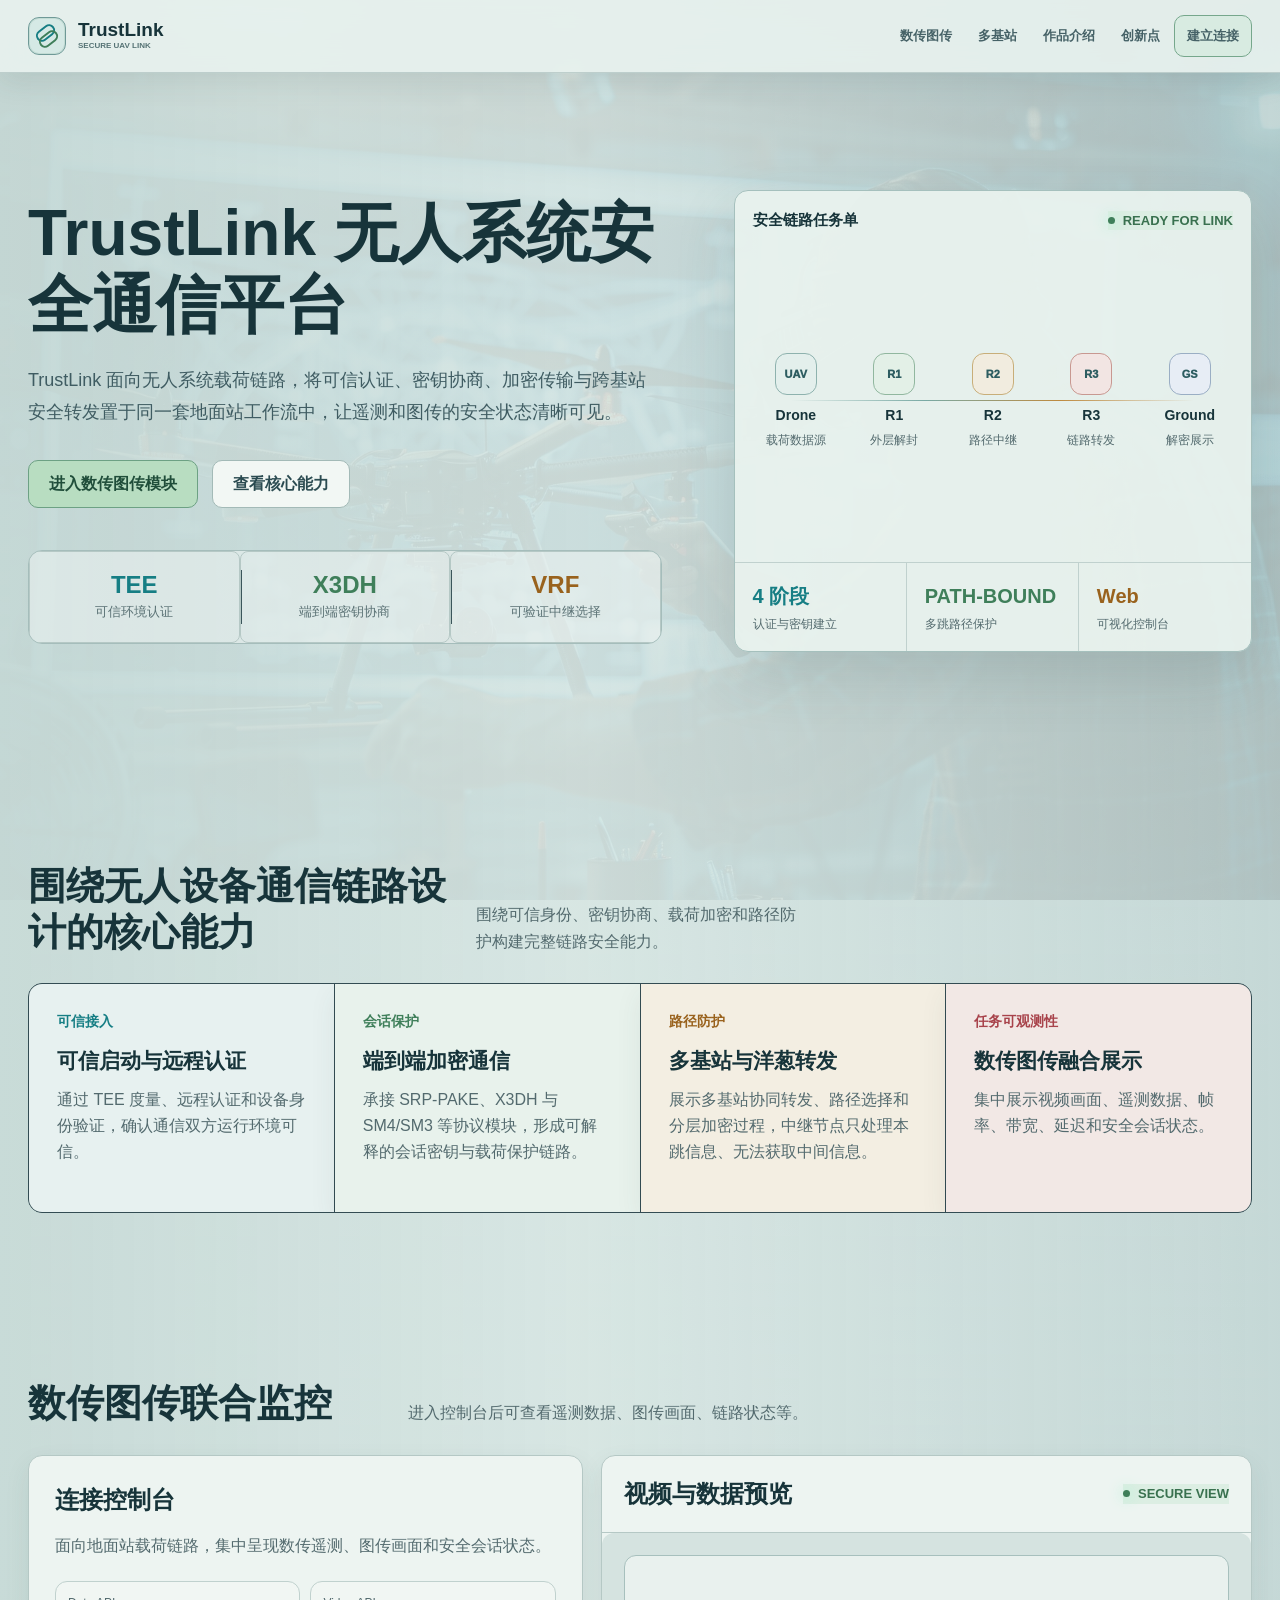
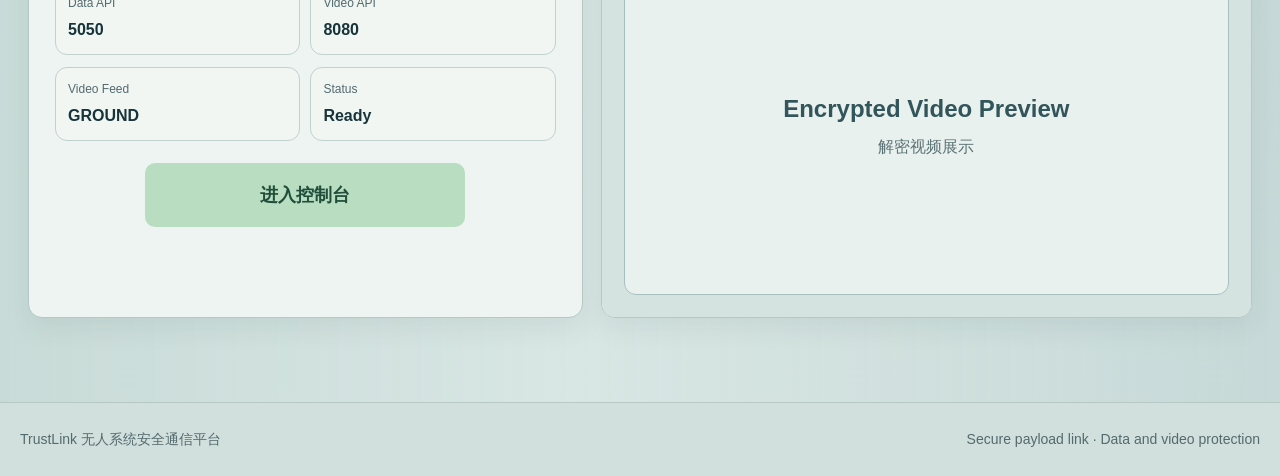
<file: index.html>
<!DOCTYPE html>
<html lang="zh-CN">
  <head>
    <meta charset="UTF-8" />
    <meta name="viewport" content="width=device-width, initial-scale=1.0" />
    <title>TrustLink 无人系统安全通信</title>
    <meta
      name="description"
      content="TrustLink 面向无人机、无人车与多基站环境，提供可信认证、端到端加密、数传图传和多跳安全通信能力。"
    />
    <style>
      :root {
        --bg-deep: #07111f;
        --bg-navy: #0b1e34;
        --panel: rgba(7, 17, 31, 0.72);
        --panel-strong: rgba(10, 30, 52, 0.86);
        --line: rgba(148, 204, 255, 0.22);
        --text: #eef7ff;
        --muted: #aac0d6;
        --cyan: #38d5ff;
        --cyan-soft: rgba(56, 213, 255, 0.2);
        --amber: #f7c35f;
        --green: #7ef7c2;
        --shadow: 0 24px 80px rgba(0, 0, 0, 0.34);
      }

      * {
        box-sizing: border-box;
      }

      html {
        scroll-behavior: smooth;
      }

      body {
        margin: 0;
        min-height: 100vh;
        color: var(--text);
        background: var(--bg-deep);
        font-family: "HarmonyOS Sans SC", "Microsoft YaHei UI", "Segoe UI", Arial, sans-serif;
      }

      a {
        color: inherit;
        text-decoration: none;
      }

      button,
      a {
        -webkit-tap-highlight-color: transparent;
      }

      .page {
        min-height: 100vh;
        background:
          linear-gradient(90deg, rgba(4, 11, 24, 0.94) 0%, rgba(5, 21, 38, 0.82) 46%, rgba(7, 15, 28, 0.68) 100%),
          linear-gradient(180deg, rgba(7, 17, 31, 0.14) 0%, rgba(7, 17, 31, 0.86) 84%, #07111f 100%),
          url("assets/images/UAV.jpg") center center / cover no-repeat fixed;
      }

      .nav {
        position: fixed;
        z-index: 50;
        top: 0;
        left: 0;
        right: 0;
        border-bottom: 1px solid rgba(255, 255, 255, 0.08);
        background: rgba(5, 14, 27, 0.72);
        backdrop-filter: blur(18px);
      }

      .nav-inner {
        width: min(1240px, calc(100% - 40px));
        height: 72px;
        margin: 0 auto;
        display: flex;
        align-items: center;
        justify-content: space-between;
        gap: 28px;
      }

      .brand {
        display: flex;
        align-items: center;
        gap: 12px;
        min-width: max-content;
      }

      .brand-mark {
        width: 34px;
        height: 34px;
        border: 1px solid rgba(56, 213, 255, 0.55);
        border-radius: 8px;
        background:
          linear-gradient(135deg, rgba(56, 213, 255, 0.22), rgba(247, 195, 95, 0.18)),
          rgba(255, 255, 255, 0.04);
        display: grid;
        place-items: center;
        box-shadow: none;
      }

      .brand-mark::before {
        content: "";
        width: 14px;
        height: 14px;
        border-top: 2px solid var(--cyan);
        border-right: 2px solid var(--cyan);
        transform: rotate(45deg);
      }

      .brand-name {
        font-size: 22px;
        line-height: 1;
        font-weight: 800;
        letter-spacing: 0;
      }

      .nav-links {
        display: flex;
        align-items: center;
        justify-content: flex-end;
        gap: 6px;
        flex: 1;
      }

      .nav-links a,
      .nav-dropdown summary {
        padding: 10px 13px;
        border-radius: 8px;
        color: rgba(238, 247, 255, 0.82);
        font-size: 14px;
        transition: background 180ms ease, color 180ms ease, transform 180ms ease;
      }

      .nav-links a:hover,
      .nav-dropdown summary:hover,
      .nav-dropdown[open] summary {
        background: rgba(255, 255, 255, 0.08);
        color: #fff;
        transform: translateY(-1px);
      }

      .nav-dropdown {
        position: relative;
      }

      .nav-dropdown summary {
        display: block;
        cursor: pointer;
        list-style: none;
      }

      .nav-dropdown summary::-webkit-details-marker {
        display: none;
      }

      .nav-menu {
        position: absolute;
        z-index: 30;
        top: calc(100% + 10px);
        left: 0;
        min-width: 150px;
        padding: 8px;
        border: 1px solid var(--line);
        border-radius: 8px;
        background: rgba(5, 14, 27, 0.96);
        box-shadow: 0 18px 46px rgba(0, 0, 0, 0.32);
      }

      .nav-menu a {
        display: block;
        white-space: nowrap;
      }

      .nav-action {
        border: 1px solid rgba(56, 213, 255, 0.5);
        background: rgba(56, 213, 255, 0.13);
        color: #eaffff;
        box-shadow: 0 0 28px rgba(56, 213, 255, 0.12);
      }

      .hero {
        width: min(1240px, calc(100% - 40px));
        min-height: 100vh;
        margin: 0 auto;
        padding: 116px 0 56px;
        display: grid;
        grid-template-columns: minmax(0, 1.06fr) minmax(360px, 0.94fr);
        align-items: center;
        gap: 48px;
      }

      .eyebrow {
        display: inline-flex;
        align-items: center;
        gap: 10px;
        padding: 8px 13px;
        margin-bottom: 22px;
        border: 1px solid var(--line);
        border-radius: 999px;
        background: rgba(255, 255, 255, 0.05);
        color: #d9efff;
        font-size: 14px;
        font-weight: 700;
      }

      .eyebrow-dot {
        width: 8px;
        height: 8px;
        border-radius: 999px;
        background: var(--green);
        box-shadow: 0 0 18px rgba(126, 247, 194, 0.8);
      }

      h1 {
        margin: 0;
        max-width: 820px;
        font-size: clamp(48px, 7vw, 86px);
        line-height: 0.98;
        letter-spacing: 0;
        font-weight: 850;
      }

      .hero-copy {
        max-width: 720px;
        margin: 24px 0 0;
        color: var(--muted);
        font-size: clamp(18px, 2vw, 22px);
        line-height: 1.72;
      }

      .hero-actions {
        display: flex;
        flex-wrap: wrap;
        gap: 14px;
        margin-top: 34px;
      }

      .btn {
        display: inline-flex;
        align-items: center;
        justify-content: center;
        gap: 10px;
        min-height: 48px;
        padding: 0 20px;
        border-radius: 8px;
        border: 1px solid rgba(255, 255, 255, 0.14);
        color: #fff;
        font-weight: 750;
        transition: transform 180ms ease, box-shadow 180ms ease, background 180ms ease;
      }

      .btn:hover {
        transform: translateY(-2px);
      }

      .btn-primary {
        background: linear-gradient(135deg, #1da9ff, #32e0ff);
        color: #03101f;
        box-shadow: 0 18px 42px rgba(50, 224, 255, 0.22);
      }

      .btn-secondary {
        background: rgba(255, 255, 255, 0.07);
      }

      .hero-meta {
        display: grid;
        grid-template-columns: repeat(3, minmax(0, 1fr));
        gap: 12px;
        margin-top: 34px;
        max-width: 680px;
      }

      .meta-item {
        border: 1px solid var(--line);
        border-radius: 8px;
        padding: 16px;
        background: rgba(4, 14, 27, 0.54);
      }

      .meta-value {
        color: #fff;
        font-size: 24px;
        font-weight: 850;
      }

      .meta-label {
        margin-top: 5px;
        color: var(--muted);
        font-size: 13px;
      }

      .mission-panel {
        position: relative;
        border: 1px solid var(--line);
        border-radius: 8px;
        background:
          linear-gradient(180deg, rgba(12, 34, 58, 0.84), rgba(5, 14, 27, 0.78)),
          rgba(255, 255, 255, 0.04);
        box-shadow: var(--shadow);
        overflow: hidden;
      }

      .mission-panel::before {
        content: "";
        position: absolute;
        inset: 0;
        background: transparent;
        pointer-events: none;
      }

      .panel-head {
        position: relative;
        display: flex;
        align-items: center;
        justify-content: space-between;
        padding: 18px 18px 0;
      }

      .panel-title {
        font-size: 15px;
        font-weight: 800;
        color: #dff5ff;
      }

      .status {
        display: inline-flex;
        align-items: center;
        gap: 8px;
        color: var(--green);
        font-size: 13px;
        font-weight: 800;
      }

      .status::before {
        content: "";
        width: 7px;
        height: 7px;
        border-radius: 50%;
        background: var(--green);
        box-shadow: 0 0 14px rgba(126, 247, 194, 0.84);
      }

      .route-map {
        position: relative;
        min-height: 330px;
        padding: 34px 18px 26px;
        display: grid;
        align-items: center;
      }

      .route-line {
        position: absolute;
        top: 51%;
        left: 11%;
        right: 11%;
        height: 2px;
        background: linear-gradient(90deg, transparent, rgba(56, 213, 255, 0.75), rgba(247, 195, 95, 0.65), transparent);
        box-shadow: 0 0 22px rgba(56, 213, 255, 0.32);
      }

      .nodes {
        position: relative;
        display: grid;
        grid-template-columns: repeat(5, 1fr);
        gap: 12px;
        align-items: center;
      }

      .node {
        min-height: 96px;
        border: 1px solid rgba(148, 204, 255, 0.24);
        border-radius: 8px;
        padding: 14px 10px;
        background: rgba(2, 13, 27, 0.7);
        text-align: center;
      }

      .node-icon {
        width: 42px;
        height: 42px;
        margin: 0 auto 10px;
        border-radius: 50%;
        border: 1px solid rgba(56, 213, 255, 0.45);
        display: grid;
        place-items: center;
        background:
          radial-gradient(circle at 50% 38%, rgba(255, 255, 255, 0.22), transparent 28%),
          radial-gradient(circle, rgba(56, 213, 255, 0.24) 0 58%, rgba(56, 213, 255, 0.08) 60% 100%);
        color: #dff7ff;
        font-size: 11px;
        font-weight: 950;
        box-shadow: 0 0 22px rgba(56, 213, 255, 0.18);
      }

      .node-icon::before {
        content: attr(data-icon);
      }

      .node strong {
        display: block;
        font-size: 14px;
      }

      .node span {
        display: block;
        margin-top: 5px;
        color: var(--muted);
        font-size: 12px;
      }

      .panel-stats {
        position: relative;
        display: grid;
        grid-template-columns: repeat(3, 1fr);
        border-top: 1px solid var(--line);
      }

      .panel-stat {
        padding: 18px;
        border-right: 1px solid var(--line);
      }

      .panel-stat:last-child {
        border-right: 0;
      }

      .panel-stat b {
        display: block;
        color: var(--cyan);
        font-size: 20px;
      }

      .panel-stat span {
        display: block;
        margin-top: 4px;
        color: var(--muted);
        font-size: 12px;
      }

      .section {
        width: min(1240px, calc(100% - 40px));
        margin: 0 auto;
        padding: 72px 0;
      }

      .section-title {
        display: flex;
        align-items: flex-end;
        justify-content: space-between;
        gap: 28px;
        margin-bottom: 28px;
      }

      .section-title h2 {
        margin: 0;
        max-width: 640px;
        font-size: clamp(30px, 4vw, 48px);
        line-height: 1.08;
      }

      .section-title p {
        max-width: 430px;
        margin: 0;
        color: var(--muted);
        line-height: 1.65;
      }

      .feature-grid {
        display: grid;
        grid-template-columns: repeat(4, 1fr);
        gap: 16px;
      }

      .feature-card {
        min-height: 228px;
        padding: 22px;
        border: 1px solid var(--line);
        border-radius: 8px;
        background: var(--panel);
        box-shadow: 0 14px 42px rgba(0, 0, 0, 0.18);
      }

      .feature-kicker {
        color: var(--cyan);
        font-size: 13px;
        font-weight: 850;
      }

      .feature-card h3 {
        margin: 14px 0 10px;
        font-size: 21px;
      }

      .feature-card p {
        margin: 0;
        color: var(--muted);
        line-height: 1.65;
      }

      .demo-band {
        display: grid;
        grid-template-columns: 0.92fr 1.08fr;
        gap: 18px;
        align-items: stretch;
      }

      .connect-box,
      .preview-box {
        border: 1px solid var(--line);
        border-radius: 8px;
        background: var(--panel-strong);
        box-shadow: var(--shadow);
      }

      .connect-box {
        padding: 26px;
      }

      .connect-box h3,
      .preview-box h3 {
        margin: 0;
        font-size: 24px;
      }

      .connect-box p {
        margin: 14px 0 22px;
        color: var(--muted);
        line-height: 1.7;
      }

      .control-row {
        display: grid;
        grid-template-columns: 1fr 1fr;
        gap: 10px;
        margin-bottom: 12px;
      }

      .control {
        border: 1px solid rgba(148, 204, 255, 0.18);
        border-radius: 8px;
        padding: 12px;
        background: rgba(3, 12, 24, 0.62);
      }

      .control label {
        display: block;
        margin-bottom: 6px;
        color: var(--muted);
        font-size: 12px;
      }

      .control div {
        font-weight: 800;
      }

      .connect-button {
        width: min(100%, 320px);
        min-height: 64px;
        margin: 22px auto 0;
        display: flex;
        align-items: center;
        justify-content: center;
        padding: 0 28px;
        border: 0;
        border-radius: 8px;
        background: linear-gradient(135deg, #38d5ff, #7ef7c2);
        color: #03101f;
        font-size: 18px;
        font-weight: 900;
        cursor: pointer;
        line-height: 1;
        text-decoration: none;
        box-shadow: 0 18px 44px rgba(56, 213, 255, 0.2);
      }

      .preview-box {
        overflow: hidden;
      }

      .preview-head {
        display: flex;
        align-items: center;
        justify-content: space-between;
        padding: 20px 22px;
        border-bottom: 1px solid var(--line);
      }

      .preview-screen {
        min-height: 286px;
        display: grid;
        place-items: center;
        padding: 22px;
        background:
          linear-gradient(rgba(56, 213, 255, 0.06) 1px, transparent 1px),
          linear-gradient(90deg, rgba(56, 213, 255, 0.06) 1px, transparent 1px),
          rgba(0, 0, 0, 0.18);
        background-size: 28px 28px;
      }

      .video-placeholder {
        width: 100%;
        aspect-ratio: 16 / 9;
        border: 1px solid rgba(56, 213, 255, 0.28);
        border-radius: 8px;
        display: grid;
        place-items: center;
        background:
          radial-gradient(circle at 50% 50%, rgba(56, 213, 255, 0.22), transparent 32%),
          linear-gradient(135deg, rgba(4, 18, 34, 0.9), rgba(2, 7, 14, 0.92));
        color: #dff7ff;
        text-align: center;
      }

      .placeholder-title {
        font-size: 24px;
        font-weight: 900;
      }

      .placeholder-sub {
        margin-top: 8px;
        color: var(--muted);
      }

      .footer {
        border-top: 1px solid var(--line);
        background: rgba(3, 10, 20, 0.76);
      }

      .footer-inner {
        width: min(1240px, calc(100% - 40px));
        margin: 0 auto;
        padding: 26px 0;
        display: flex;
        justify-content: space-between;
        gap: 18px;
        color: var(--muted);
        font-size: 14px;
      }

      @media (max-width: 980px) {
        .nav-inner {
          height: auto;
          padding: 16px 0;
          align-items: flex-start;
          flex-direction: column;
        }

        .nav-links {
          width: 100%;
          justify-content: flex-start;
          flex-wrap: wrap;
        }

        .hero,
        .demo-band {
          grid-template-columns: 1fr;
        }

        .hero {
          padding-top: 170px;
        }

        .feature-grid {
          grid-template-columns: repeat(2, 1fr);
        }

        .section-title {
          align-items: flex-start;
          flex-direction: column;
        }
      }

      @media (max-width: 640px) {
        .page {
          background-attachment: scroll;
        }

        .hero,
        .section,
        .nav-inner,
        .footer-inner {
          width: min(100% - 28px, 1240px);
        }

        .hero-meta,
        .feature-grid,
        .panel-stats,
        .control-row {
          grid-template-columns: 1fr;
        }

        .nodes {
          grid-template-columns: 1fr;
        }

        .route-line {
          display: none;
        }

        .footer-inner {
          flex-direction: column;
        }
      }
    </style>
    <link rel="stylesheet" href="assets/styles/theme.css" />
  </head>
  <body class="home-page">
    <div class="page">
      <header class="nav">
        <div class="nav-inner">
          <a class="brand" href="index.html">
            <span class="brand-mark" aria-hidden="true"></span>
            <span class="brand-name">TrustLink</span>
          </a>
          <nav class="nav-links" aria-label="主导航">
            <a href="pages/data-video.html">数传图传</a>
            <details class="nav-dropdown">
              <summary>多基站</summary>
              <div class="nav-menu">
                <a href="pages/multi-station.html?mode=simulation">多基站模拟</a>
                <a href="pages/multi-station.html?mode=real">多基站测试</a>
                <a href="pages/multi-station.html?mode=hybrid">混合多基站</a>
              </div>
            </details>
            <a href="pages/project.html">作品介绍</a>
            <a href="pages/innovation.html">创新点</a>
            <a class="nav-action" href="pages/data-video.html">建立连接</a>
          </nav>
        </div>
      </header>

      <main>
        <section class="hero">
          <div>
            <div class="eyebrow"><span class="eyebrow-dot"></span> 无人系统载荷链路安全通信系统</div>
            <h1>TrustLink 无人系统安全通信平台</h1>
            <p class="hero-copy">
              TrustLink 面向无人系统载荷链路，将可信认证、密钥协商、加密传输与跨基站安全转发置于同一套地面站工作流中，让遥测和图传的安全状态清晰可见。
            </p>
            <div class="hero-actions">
              <a class="btn btn-primary" href="pages/data-video.html">进入数传图传模块</a>
              <a class="btn btn-secondary" href="#capabilities">查看核心能力</a>
            </div>
            <div class="hero-meta" aria-label="系统能力概览">
              <div class="meta-item">
                <div class="meta-value">TEE</div>
                <div class="meta-label">可信环境认证</div>
              </div>
              <div class="meta-item">
                <div class="meta-value">X3DH</div>
                <div class="meta-label">端到端密钥协商</div>
              </div>
              <div class="meta-item">
                <div class="meta-value">VRF</div>
                <div class="meta-label">可验证中继选择</div>
              </div>
            </div>
          </div>

          <aside class="mission-panel" aria-label="链路预览">
            <div class="panel-head">
              <div class="panel-title">安全链路任务单</div>
              <div class="status">READY FOR LINK</div>
            </div>
            <div class="route-map">
              <div class="route-line" aria-hidden="true"></div>
              <div class="nodes">
                <div class="node">
                  <div class="node-icon" data-icon="UAV"></div>
                  <strong>Drone</strong>
                  <span>载荷数据源</span>
                </div>
                <div class="node">
                  <div class="node-icon" data-icon="R1"></div>
                  <strong>R1</strong>
                  <span>外层解封</span>
                </div>
                <div class="node">
                  <div class="node-icon" data-icon="R2"></div>
                  <strong>R2</strong>
                  <span>路径中继</span>
                </div>
                <div class="node">
                  <div class="node-icon" data-icon="R3"></div>
                  <strong>R3</strong>
                  <span>链路转发</span>
                </div>
                <div class="node">
                  <div class="node-icon" data-icon="GS"></div>
                  <strong>Ground</strong>
                  <span>解密展示</span>
                </div>
              </div>
            </div>
            <div class="panel-stats">
              <div class="panel-stat">
                <b>4 阶段</b>
                <span>认证与密钥建立</span>
              </div>
              <div class="panel-stat">
                <b>PATH-BOUND</b>
                <span>多跳路径保护</span>
              </div>
              <div class="panel-stat">
                <b>Web</b>
                <span>可视化控制台</span>
              </div>
            </div>
          </aside>
        </section>

        <section class="section" id="capabilities">
          <div class="section-title">
            <h2>围绕无人设备通信链路设计的核心能力</h2>
            <p>围绕可信身份、密钥协商、载荷加密和路径防护构建完整链路安全能力。</p>
          </div>
          <div class="feature-grid">
            <article class="feature-card">
              <div class="feature-kicker">可信接入</div>
              <h3>可信启动与远程认证</h3>
              <p>通过 TEE 度量、远程认证和设备身份验证，确认通信双方运行环境可信。</p>
            </article>
            <article class="feature-card">
              <div class="feature-kicker">会话保护</div>
              <h3>端到端加密通信</h3>
              <p>承接 SRP-PAKE、X3DH 与 SM4/SM3 等协议模块，形成可解释的会话密钥与载荷保护链路。</p>
            </article>
            <article class="feature-card">
              <div class="feature-kicker">路径防护</div>
              <h3>多基站与洋葱转发</h3>
              <p>展示多基站协同转发、路径选择和分层加密过程，中继节点只处理本跳信息、无法获取中间信息。</p>
            </article>
            <article class="feature-card">
              <div class="feature-kicker">任务可观测性</div>
              <h3>数传图传融合展示</h3>
              <p>集中展示视频画面、遥测数据、帧率、带宽、延迟和安全会话状态。</p>
            </article>
          </div>
        </section>

        <section class="section" id="demo">
          <div class="section-title">
            <h2>数传图传联合监控</h2>
            <p>进入控制台后可查看遥测数据、图传画面、链路状态等。</p>
          </div>
          <div class="demo-band">
            <div class="connect-box">
              <h3>连接控制台</h3>
              <p>面向地面站载荷链路，集中呈现数传遥测、图传画面和安全会话状态。</p>
              <div class="control-row">
                <div class="control">
                  <label>Data API</label>
                  <div>5050</div>
                </div>
                <div class="control">
                  <label>Video API</label>
                  <div>8080</div>
                </div>
              </div>
              <div class="control-row">
                <div class="control">
                  <label>Video Feed</label>
                  <div>GROUND</div>
                </div>
                <div class="control">
                  <label>Status</label>
                  <div>Ready</div>
                </div>
              </div>
              <a class="connect-button" href="pages/data-video.html">进入控制台</a>
            </div>
            <div class="preview-box">
              <div class="preview-head">
                <h3>视频与数据预览</h3>
                <div class="status">SECURE VIEW</div>
              </div>
              <div class="preview-screen">
                <div class="video-placeholder">
                  <div>
                    <div class="placeholder-title">Encrypted Video Preview</div>
                    <div class="placeholder-sub">解密视频展示</div>
                  </div>
                </div>
              </div>
            </div>
          </div>
        </section>
      </main>

      <footer class="footer">
        <div class="footer-inner">
          <div>TrustLink 无人系统安全通信平台</div>
          <div>Secure payload link · Data and video protection</div>
        </div>
      </footer>
    </div>
  </body>
</html>
</file>
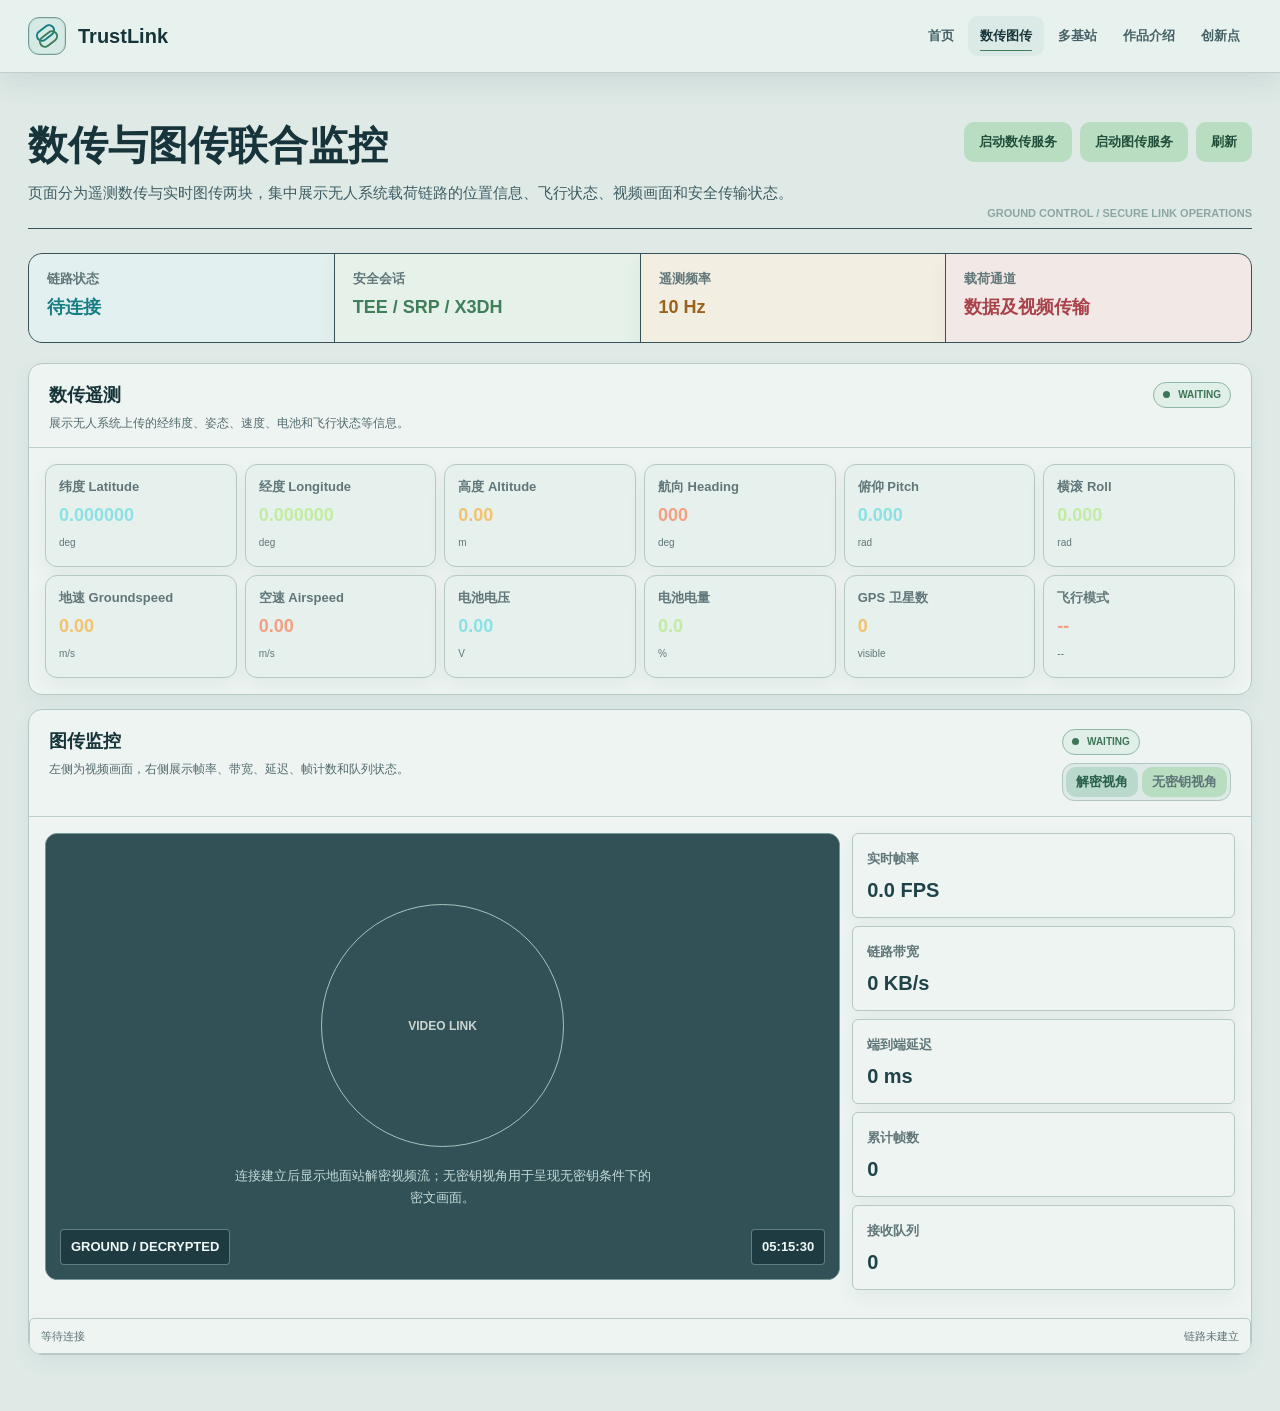
<file: pages/data-video.html>
<!DOCTYPE html>
<html lang="zh-CN">
  <head>
    <meta charset="UTF-8" />
    <meta name="viewport" content="width=device-width, initial-scale=1.0" />
    <title>数传图传 | TrustLink</title>
    <meta name="description" content="TrustLink 数传与图传联合监控前端页面" />
    <style>
      :root {
        --bg: #06101e;
        --panel: rgba(8, 24, 43, 0.86);
        --panel-strong: rgba(5, 18, 34, 0.94);
        --line: rgba(145, 205, 255, 0.22);
        --text: #eef7ff;
        --muted: #a8bfd6;
        --cyan: #38d5ff;
        --green: #7ef7c2;
        --amber: #f7c35f;
        --red: #ff7272;
      }

      * {
        box-sizing: border-box;
      }

      body {
        margin: 0;
        color: var(--text);
        background:
          linear-gradient(90deg, rgba(4, 11, 24, 0.72), rgba(5, 21, 38, 0.56)),
          linear-gradient(180deg, rgba(7, 17, 31, 0.08) 0%, rgba(7, 17, 31, 0.5) 100%),
          url("../assets/images/UAV.jpg") center / cover fixed no-repeat,
          var(--bg);
        font-family: "Segoe UI", "Microsoft YaHei", Arial, sans-serif;
      }

      a {
        color: inherit;
        text-decoration: none;
      }

      .nav {
        position: fixed;
        z-index: 20;
        inset: 0 0 auto;
        border-bottom: 1px solid rgba(255, 255, 255, 0.08);
        background: rgba(5, 14, 27, 0.82);
        backdrop-filter: blur(18px);
      }

      .nav-inner {
        width: min(1240px, calc(100% - 40px));
        min-height: 72px;
        margin: 0 auto;
        display: flex;
        align-items: center;
        justify-content: space-between;
        gap: 24px;
      }

      .brand {
        display: flex;
        align-items: center;
        gap: 12px;
        font-size: 22px;
        font-weight: 850;
      }

      .brand-mark {
        width: 34px;
        height: 34px;
        border-radius: 8px;
        border: 1px solid rgba(56, 213, 255, 0.5);
        background: linear-gradient(135deg, rgba(56, 213, 255, 0.22), rgba(126, 247, 194, 0.14));
      }

      .nav-links {
        display: flex;
        align-items: center;
        justify-content: flex-end;
        gap: 8px;
        flex-wrap: wrap;
      }

      .nav-links a,
      .nav-dropdown summary {
        padding: 9px 12px;
        border-radius: 8px;
        color: rgba(238, 247, 255, 0.8);
        font-size: 14px;
      }

      .nav-links a:hover,
      .nav-links .active,
      .nav-dropdown summary:hover,
      .nav-dropdown[open] summary {
        color: #fff;
        background: rgba(255, 255, 255, 0.08);
      }

      .nav-dropdown {
        position: relative;
      }

      .nav-dropdown summary {
        display: block;
        cursor: pointer;
        list-style: none;
      }

      .nav-dropdown summary::-webkit-details-marker {
        display: none;
      }

      .nav-menu {
        position: absolute;
        z-index: 30;
        top: calc(100% + 10px);
        left: 0;
        min-width: 150px;
        padding: 8px;
        border: 1px solid var(--line);
        border-radius: 8px;
        background: rgba(5, 14, 27, 0.96);
        box-shadow: 0 18px 46px rgba(0, 0, 0, 0.32);
      }

      .nav-menu a {
        display: block;
        white-space: nowrap;
      }

      .page {
        width: min(1240px, calc(100% - 40px));
        margin: 0 auto;
        padding: 116px 0 64px;
      }

      .topbar {
        display: flex;
        align-items: flex-end;
        justify-content: space-between;
        gap: 28px;
        margin-bottom: 24px;
      }

      .eyebrow {
        display: inline-flex;
        align-items: center;
        gap: 10px;
        padding: 8px 13px;
        border: 1px solid var(--line);
        border-radius: 999px;
        background: rgba(255, 255, 255, 0.05);
        color: #dff4ff;
        font-size: 14px;
        font-weight: 850;
      }

      .eyebrow::before {
        content: "";
        width: 8px;
        height: 8px;
        border-radius: 50%;
        background: var(--amber);
        box-shadow: 0 0 18px rgba(247, 195, 95, 0.75);
      }

      h1 {
        margin: 18px 0 0;
        font-size: clamp(38px, 5vw, 62px);
        line-height: 1.05;
      }

      .lead {
        max-width: 760px;
        margin: 16px 0 0;
        color: var(--muted);
        font-size: 18px;
        line-height: 1.7;
      }

      .actions {
        display: flex;
        gap: 12px;
        flex-wrap: wrap;
        justify-content: flex-end;
        min-width: 420px;
      }

      button {
        border: 0;
        border-radius: 8px;
        min-height: 46px;
        padding: 12px 20px;
        color: #041220;
        background: linear-gradient(135deg, var(--cyan), var(--green));
        font-weight: 900;
        font-size: 15px;
        white-space: nowrap;
        cursor: pointer;
        box-shadow: 0 16px 42px rgba(56, 213, 255, 0.18);
      }

      button.secondary {
        color: var(--text);
        border: 1px solid var(--line);
        background: rgba(255, 255, 255, 0.06);
        box-shadow: none;
      }

      button:disabled {
        cursor: wait;
        opacity: 0.62;
      }

      .status-strip {
        display: grid;
        grid-template-columns: repeat(4, 1fr);
        gap: 14px;
        margin: 22px 0 26px;
      }

      .status-item,
      .panel,
      .metric,
      .video-shell {
        border: 1px solid var(--line);
        border-radius: 8px;
        background: var(--panel);
        box-shadow: 0 22px 70px rgba(0, 0, 0, 0.24);
      }

      .status-item {
        padding: 16px 18px;
      }

      .status-label {
        color: var(--muted);
        font-size: 13px;
      }

      .status-value {
        margin-top: 8px;
        font-size: 22px;
        font-weight: 900;
      }

      .online {
        color: var(--green);
      }

      .offline {
        color: var(--amber);
      }

      .main-grid {
        display: grid;
        grid-template-columns: 1fr;
        gap: 18px;
        align-items: start;
      }

      .panel {
        padding: 22px;
      }

      .panel-head {
        display: flex;
        align-items: flex-start;
        justify-content: space-between;
        gap: 20px;
        margin-bottom: 18px;
      }

      .panel-title {
        margin: 0;
        font-size: 24px;
      }

      .panel-desc {
        margin: 8px 0 0;
        color: var(--muted);
        line-height: 1.6;
      }

      .pill {
        display: inline-flex;
        align-items: center;
        gap: 8px;
        padding: 7px 11px;
        border-radius: 999px;
        border: 1px solid rgba(126, 247, 194, 0.3);
        color: var(--green);
        background: rgba(126, 247, 194, 0.08);
        font-size: 13px;
        font-weight: 850;
        white-space: nowrap;
      }

      .pill::before {
        content: "";
        width: 7px;
        height: 7px;
        border-radius: 50%;
        background: currentColor;
      }

      .view-switch {
        display: flex;
        gap: 8px;
        flex-wrap: wrap;
        justify-content: flex-end;
        margin-top: 10px;
      }

      .view-switch button {
        padding: 8px 11px;
        color: rgba(238, 247, 255, 0.78);
        border: 1px solid var(--line);
        background: rgba(255, 255, 255, 0.06);
        box-shadow: none;
        font-size: 13px;
      }

      .view-switch button.active {
        color: #041220;
        border-color: transparent;
        background: linear-gradient(135deg, var(--cyan), var(--green));
      }

      .telemetry-grid {
        display: grid;
        grid-template-columns: repeat(4, 1fr);
        gap: 12px;
      }

      .metric {
        padding: 15px;
        background: rgba(3, 14, 28, 0.56);
      }

      .metric span {
        display: block;
        color: var(--muted);
        font-size: 13px;
      }

      .metric b {
        display: block;
        margin-top: 8px;
        color: #fff;
        font-size: 21px;
      }

      .metric small {
        color: var(--muted);
      }

      .video-grid {
        display: grid;
        grid-template-columns: minmax(0, 1.35fr) minmax(260px, 0.65fr);
        gap: 18px;
      }

      .video-shell {
        position: relative;
        overflow: hidden;
        min-height: 420px;
        background:
          linear-gradient(rgba(56, 213, 255, 0.08) 1px, transparent 1px),
          linear-gradient(90deg, rgba(56, 213, 255, 0.08) 1px, transparent 1px),
          #020914;
        background-size: 42px 42px;
      }

      .video-shell img {
        position: absolute;
        inset: 0;
        width: 100%;
        height: 100%;
        object-fit: cover;
        display: none;
      }

      .video-shell.connected img {
        display: block;
      }

      .video-shell.attacker img {
        display: none;
      }

      .video-shell.attacker.connected img {
        display: block;
      }

      .noise-view {
        position: absolute;
        inset: 0;
        display: none;
        overflow: hidden;
        background: #080a0c;
      }

      .noise-view::before,
      .noise-view::after {
        content: "";
        position: absolute;
        inset: 0;
        background:
          linear-gradient(rgba(255, 255, 255, 0.025) 1px, transparent 1px),
          linear-gradient(90deg, rgba(255, 255, 255, 0.025) 1px, transparent 1px);
        background-size: 24px 24px;
        opacity: 0.6;
      }

      .noise-view::after {
        inset: 46% 28%;
        border: 1px solid rgba(255, 255, 255, 0.12);
        background: rgba(255, 255, 255, 0.025);
        opacity: 1;
      }

      .video-shell.attacker .noise-view {
        display: block;
      }

      .video-shell.attacker.connected .noise-view {
        display: none;
      }

      .video-shell.attacker .video-placeholder {
        display: none;
      }

      .video-shell.attacker .video-overlay {
        display: none;
      }

      .video-placeholder {
        position: absolute;
        inset: 0;
        display: grid;
        place-items: center;
        padding: 28px;
        text-align: center;
      }

      .video-shell.connected .video-placeholder {
        display: none;
      }

      .reticle {
        width: min(360px, 70%);
        aspect-ratio: 1;
        border: 1px solid rgba(56, 213, 255, 0.45);
        border-radius: 50%;
        display: grid;
        place-items: center;
        margin: 0 auto 18px;
        box-shadow: inset 0 0 45px rgba(56, 213, 255, 0.08);
      }

      .reticle::before {
        content: "VIDEO LINK";
        color: rgba(238, 247, 255, 0.86);
        font-weight: 900;
        letter-spacing: 0;
      }

      .video-note {
        max-width: 420px;
        margin: 0 auto;
        color: var(--muted);
        line-height: 1.7;
      }

      .video-overlay {
        position: absolute;
        inset: auto 14px 14px;
        display: flex;
        justify-content: space-between;
        gap: 12px;
        pointer-events: none;
      }

      .overlay-chip {
        padding: 8px 10px;
        border: 1px solid rgba(145, 205, 255, 0.24);
        border-radius: 8px;
        background: rgba(2, 10, 20, 0.74);
        color: #dff4ff;
        font-size: 13px;
      }

      .video-stats {
        display: grid;
        gap: 12px;
      }

      .stat-card {
        padding: 16px;
        border: 1px solid var(--line);
        border-radius: 8px;
        background: rgba(3, 14, 28, 0.58);
      }

      .stat-card span {
        color: var(--muted);
        font-size: 13px;
      }

      .stat-card b {
        display: block;
        margin-top: 8px;
        font-size: 24px;
      }

      .log-list {
        display: grid;
        gap: 10px;
        margin-top: 14px;
      }

      .log-item {
        display: flex;
        justify-content: space-between;
        gap: 12px;
        padding: 10px 12px;
        border-radius: 8px;
        background: rgba(255, 255, 255, 0.05);
        color: var(--muted);
        font-size: 13px;
      }

      @media (max-width: 1080px) {
        .video-grid {
          grid-template-columns: 1fr;
        }

        .status-strip {
          grid-template-columns: repeat(2, 1fr);
        }

        .telemetry-grid {
          grid-template-columns: repeat(2, 1fr);
        }
      }

      @media (max-width: 720px) {
        .nav-inner,
        .topbar {
          align-items: flex-start;
          flex-direction: column;
        }

        .nav-inner,
        .page {
          width: min(100% - 28px, 1240px);
        }

        .actions {
          justify-content: flex-start;
          min-width: 0;
          width: 100%;
        }

        .actions button {
          flex: 1 1 150px;
        }

        .status-strip,
        .telemetry-grid {
          grid-template-columns: 1fr;
        }

        .video-shell {
          min-height: 280px;
        }
      }
    </style>
    <link rel="stylesheet" href="../assets/styles/theme.css" />
  </head>
  <body class="console-page">
    <header class="nav">
      <div class="nav-inner">
        <a class="brand" href="../index.html">
          <span class="brand-mark"></span>
          <span>TrustLink</span>
        </a>
        <nav class="nav-links" aria-label="主导航">
          <a href="../index.html">首页</a>
          <a class="active" href="data-video.html">数传图传</a>
          <details class="nav-dropdown">
            <summary>多基站</summary>
            <div class="nav-menu">
              <a href="multi-station.html?mode=simulation">多基站模拟</a>
              <a href="multi-station.html?mode=real">多基站测试</a>
              <a href="multi-station.html?mode=hybrid">混合多基站</a>
            </div>
          </details>
          <a href="project.html">作品介绍</a>
          <a href="innovation.html">创新点</a>
        </nav>
      </div>
    </header>

    <main class="page">
      <section class="topbar">
        <div>
          <div class="eyebrow">Console</div>
          <h1>数传与图传联合监控</h1>
          <p class="lead">
            页面分为遥测数传与实时图传两块，集中展示无人系统载荷链路的位置信息、飞行状态、视频画面和安全传输状态。
          </p>
        </div>
        <div class="actions">
          <button id="startDataBtn" type="button">启动数传服务</button>
          <button id="startVideoBtn" type="button">启动图传服务</button>
          <button id="connectBtn" type="button">刷新</button>
        </div>
      </section>

      <section class="status-strip" aria-label="链路状态">
        <div class="status-item">
          <div class="status-label">链路状态</div>
          <div id="linkState" class="status-value offline">待连接</div>
        </div>
        <div class="status-item">
          <div class="status-label">安全会话</div>
          <div id="secureState" class="status-value">TEE / SRP / X3DH</div>
        </div>
        <div class="status-item">
          <div class="status-label">遥测频率</div>
          <div id="telemetryHz" class="status-value">10 Hz</div>
        </div>
        <div class="status-item">
          <div class="status-label">载荷通道</div>
          <div id="payloadState" class="status-value">数据及视频传输</div>
        </div>
      </section>

      <section class="main-grid">
        <article class="panel">
          <div class="panel-head">
            <div>
              <h2 class="panel-title">数传遥测</h2>
              <p class="panel-desc">展示无人系统上传的经纬度、姿态、速度、电池和飞行状态等信息。</p>
            </div>
            <span class="pill" id="telemetryState">WAITING</span>
          </div>

          <div class="telemetry-grid">
            <div class="metric">
              <span>纬度 Latitude</span>
              <b id="lat">0.000000</b>
              <small>deg</small>
            </div>
            <div class="metric">
              <span>经度 Longitude</span>
              <b id="lon">0.000000</b>
              <small>deg</small>
            </div>
            <div class="metric">
              <span>高度 Altitude</span>
              <b id="alt">0.00</b>
              <small>m</small>
            </div>
            <div class="metric">
              <span>航向 Heading</span>
              <b id="heading">000</b>
              <small>deg</small>
            </div>
            <div class="metric">
              <span>俯仰 Pitch</span>
              <b id="pitch">0.000</b>
              <small>rad</small>
            </div>
            <div class="metric">
              <span>横滚 Roll</span>
              <b id="roll">0.000</b>
              <small>rad</small>
            </div>
            <div class="metric">
              <span>地速 Groundspeed</span>
              <b id="groundspeed">0.00</b>
              <small>m/s</small>
            </div>
            <div class="metric">
              <span>空速 Airspeed</span>
              <b id="airspeed">0.00</b>
              <small>m/s</small>
            </div>
            <div class="metric">
              <span>电池电压</span>
              <b id="batteryVoltage">0.00</b>
              <small>V</small>
            </div>
            <div class="metric">
              <span>电池电量</span>
              <b id="batteryLevel">0.0</b>
              <small>%</small>
            </div>
            <div class="metric">
              <span>GPS 卫星数</span>
              <b id="satellites">0</b>
              <small>visible</small>
            </div>
            <div class="metric">
              <span>飞行模式</span>
              <b id="mode">--</b>
              <small id="armed">--</small>
            </div>
          </div>
        </article>

        <article class="panel">
          <div class="panel-head">
            <div>
              <h2 class="panel-title">图传监控</h2>
              <p class="panel-desc">左侧为视频画面，右侧展示帧率、带宽、延迟、帧计数和队列状态。</p>
            </div>
            <div>
              <span class="pill" id="videoState">WAITING</span>
              <div class="view-switch" aria-label="图传视角切换">
                <button id="groundViewBtn" class="active" type="button">解密视角</button>
                <button id="attackerViewBtn" type="button">无密钥视角</button>
              </div>
            </div>
          </div>

          <div class="video-grid">
            <div id="videoShell" class="video-shell">
              <img id="videoFeed" alt="地面站解密视频流" />
              <div class="noise-view" aria-hidden="true"></div>
              <div class="video-placeholder">
                <div>
                  <div class="reticle"></div>
                  <p class="video-note">
                    连接建立后显示地面站解密视频流；无密钥视角用于呈现无密钥条件下的密文画面。
                  </p>
                </div>
              </div>
              <div class="video-overlay">
                <span class="overlay-chip" id="viewLabel">GROUND / DECRYPTED</span>
                <span class="overlay-chip" id="clock">--:--:--</span>
              </div>
            </div>

            <aside class="video-stats">
              <div class="stat-card">
                <span>实时帧率</span>
                <b id="fps">0.0 FPS</b>
              </div>
              <div class="stat-card">
                <span>链路带宽</span>
                <b id="bandwidth">0 KB/s</b>
              </div>
              <div class="stat-card">
                <span>端到端延迟</span>
                <b id="latency">0 ms</b>
              </div>
              <div class="stat-card">
                <span>累计帧数</span>
                <b id="frames">0</b>
              </div>
              <div class="stat-card">
                <span>接收队列</span>
                <b id="queue">0</b>
              </div>
            </aside>
          </div>

          <div class="log-list" id="logs" aria-label="连接日志">
            <div class="log-item"><span>等待连接</span><span>链路未建立</span></div>
          </div>
        </article>
      </section>
    </main>

    <script>
      const $ = (id) => document.getElementById(id);
      const demoBase = {
        lat: 39.9042,
        lon: 116.4074,
        alt: 120.5,
        heading: 86,
        pitch: 0.018,
        roll: -0.011,
        groundspeed: 5.2,
        airspeed: 5.5,
        batteryVoltage: 12.6,
        batteryLevel: 87.2,
        satellites: 14,
        frames: 0
      };

      let connected = false;
      let activeVideoView = "ground";
      let demoTimer = null;
      let statusTimer = null;
      let telemetryTimer = null;
      let videoCandidates = [];
      let videoCandidateIndex = 0;
      let lastTelemetryEndpoint = "";
      let hasRealTelemetry = false;
      let hasRealVideoStatus = false;
      const backendHost = window.location.hostname || "127.0.0.1";

      const telemetryEndpoints = [
        "/api/telemetry",
        `http://${backendHost}:5050/api/telemetry`,
        "http://127.0.0.1:5050/api/telemetry"
      ];

      const videoStatusEndpoints = [
        `http://${backendHost}:8080/api/status`,
        `http://${backendHost}:8080/api/stats`,
        "/api/status",
        "/api/stats",
        "http://127.0.0.1:8080/api/status",
        "http://127.0.0.1:8080/api/stats"
      ];

      const videoEndpoints = {
        ground: [`http://${backendHost}:8080/video_feed/GROUND`, `http://${backendHost}:8080/video_feed`, "/video_feed/GROUND", "/video_feed", "http://127.0.0.1:8080/video_feed/GROUND", "http://127.0.0.1:8080/video_feed"],
        attacker: [`http://${backendHost}:8080/video_feed/R1`, "/video_feed/R1", "http://127.0.0.1:8080/video_feed/R1"]
      };

      const launcherEndpoints = {
        data: [`http://${backendHost}:7000/start/data`, "http://127.0.0.1:7000/start/data", "/start/data"],
        video: [`http://${backendHost}:7000/start/video`, "http://127.0.0.1:7000/start/video", "/start/video"]
      };

      function fmt(value, digits) {
        return Number(value).toFixed(digits);
      }

      function addLog(left, right) {
        const item = document.createElement("div");
        item.className = "log-item";
        item.innerHTML = `<span>${left}</span><span>${right}</span>`;
        const logs = $("logs");
        logs.prepend(item);
        while (logs.children.length > 5) {
          logs.removeChild(logs.lastChild);
        }
      }

      function updateClock() {
        $("clock").textContent = new Date().toLocaleTimeString("zh-CN", { hour12: false });
      }

      function updateTelemetry() {
        if (!hasRealTelemetry) {
          $("lat").textContent = "0.000000";
          $("lon").textContent = "0.000000";
          $("alt").textContent = "0.00";
          $("heading").textContent = "000";
          $("pitch").textContent = "0.000";
          $("roll").textContent = "0.000";
          $("groundspeed").textContent = "0.00";
          $("airspeed").textContent = "0.00";
          $("batteryVoltage").textContent = "0.00";
          $("batteryLevel").textContent = "0.0";
          $("satellites").textContent = "0";
          $("mode").textContent = "--";
          $("armed").textContent = "--";
        }

        if (!hasRealVideoStatus) {
          $("frames").textContent = "0";
          $("fps").textContent = "0.0 FPS";
          $("bandwidth").textContent = "0 KB/s";
          $("latency").textContent = "0 ms";
          $("queue").textContent = "0";
        }
        updateClock();
      }

      function startDemo(modeText) {
        clearInterval(demoTimer);
        demoTimer = setInterval(updateTelemetry, 1000);
        updateTelemetry();
        $("telemetryState").textContent = modeText;
      }

      async function fetchFirstJson(urls) {
        let lastError = null;
        for (const url of urls) {
          try {
            const res = await fetch(url, { cache: "no-store" });
            if (!res.ok) throw new Error(`${url} ${res.status}`);
            return { url, data: await res.json() };
          } catch (error) {
            lastError = error;
          }
        }
        throw lastError || new Error("no endpoint available");
      }

      async function postFirstEndpoint(urls) {
        let lastError = null;
        for (const url of urls) {
          try {
            const res = await fetch(url, { method: "POST", cache: "no-store" });
            if (!res.ok) throw new Error(`${url} ${res.status}`);
            return url;
          } catch (error) {
            lastError = error;
          }
        }
        throw lastError || new Error("no launcher available");
      }

      async function requestServiceStart(kind) {
        const config = {
          data: {
            button: $("startDataBtn"),
            defaultText: "启动数传服务",
            pendingText: "正在启动数传",
            successLog: "数传服务启动指令已发送",
            failureLog: "数传启动控制接口未连接",
            stateTarget: "telemetryState"
          },
          video: {
            button: $("startVideoBtn"),
            defaultText: "启动图传服务",
            pendingText: "正在启动图传",
            successLog: "图传服务启动指令已发送",
            failureLog: "图传启动控制接口未连接",
            stateTarget: "videoState"
          }
        }[kind];

        if (!config) return;

        config.button.disabled = true;
        config.button.textContent = config.pendingText;
        $(config.stateTarget).textContent = "STARTING";

        try {
          const url = await postFirstEndpoint(launcherEndpoints[kind]);
          addLog(config.successLog, url.includes("7000") ? "本机启动器" : "当前服务");
          config.button.textContent = "启动指令已发送";
        } catch (error) {
          addLog(config.failureLog, "请在地面站启动本机启动器或手动启动服务");
          config.button.textContent = config.defaultText;
          $(config.stateTarget).textContent = connected ? "ACTIVE" : "WAITING";
        } finally {
          setTimeout(() => {
            config.button.disabled = false;
            config.button.textContent = config.defaultText;
          }, 1200);
        }
      }

      function valueFrom(data, ...keys) {
        for (const key of keys) {
          if (data && data[key] !== undefined && data[key] !== null) {
            return data[key];
          }
        }
        return null;
      }

      function applyRealTelemetry(payload) {
        const telemetry = payload.telemetry || payload;
        if (!telemetry) return;

        const lat = valueFrom(telemetry, "lat", "latitude", "global_lat");
        const lon = valueFrom(telemetry, "lon", "lng", "longitude", "global_lon");
        const alt = valueFrom(telemetry, "alt", "altitude", "global_alt", "relative_alt");
        const heading = valueFrom(telemetry, "heading", "yaw_deg");
        const pitch = valueFrom(telemetry, "pitch");
        const roll = valueFrom(telemetry, "roll");
        const groundspeed = valueFrom(telemetry, "groundspeed", "ground_speed");
        const airspeed = valueFrom(telemetry, "airspeed", "air_speed");
        const voltage = valueFrom(telemetry, "battery_voltage", "voltage");
        const level = valueFrom(telemetry, "battery_level", "battery");
        const satellites = valueFrom(telemetry, "satellites", "gps_satellites", "satellites_visible");
        const mode = valueFrom(telemetry, "mode");
        const armed = valueFrom(telemetry, "armed");

        const hasValidLat = lat !== null && Math.abs(Number(lat)) > 0.000001;
        const hasValidLon = lon !== null && Math.abs(Number(lon)) > 0.000001;
        if (hasValidLat) $("lat").textContent = fmt(lat, 6);
        if (hasValidLon) $("lon").textContent = fmt(lon, 6);
        if (alt !== null) $("alt").textContent = fmt(alt, 2);
        if (heading !== null) $("heading").textContent = String(Math.round(Number(heading))).padStart(3, "0");
        if (pitch !== null) $("pitch").textContent = fmt(pitch, 3);
        if (roll !== null) $("roll").textContent = fmt(roll, 3);
        if (groundspeed !== null) $("groundspeed").textContent = fmt(groundspeed, 2);
        if (airspeed !== null) $("airspeed").textContent = fmt(airspeed, 2);
        if (voltage !== null) $("batteryVoltage").textContent = fmt(voltage, 2);
        if (level !== null) $("batteryLevel").textContent = fmt(level, 1);
        if (satellites !== null) $("satellites").textContent = String(satellites);
        if (mode !== null) $("mode").textContent = String(mode);
        if (armed !== null) $("armed").textContent = armed ? "ARMED" : "DISARMED";

        if (payload.frequency_hz !== undefined) {
          $("telemetryHz").textContent = `${Number(payload.frequency_hz).toFixed(2)} Hz`;
        }
        hasRealTelemetry = true;
        $("telemetryState").textContent = "LIVE";
      }

      async function pollTelemetry() {
        try {
          const { url, data } = await fetchFirstJson(telemetryEndpoints);
          if (data.connected || data.telemetry || data.lat !== undefined) {
            applyRealTelemetry(data);
            if (lastTelemetryEndpoint !== url) {
              lastTelemetryEndpoint = url;
              addLog("数传遥测同步", url.includes("5050") ? "5050/api/telemetry" : "/api/telemetry");
            }
          }
        } catch (error) {
          $("telemetryState").textContent = connected ? "WAITING" : $("telemetryState").textContent;
        }
      }

      async function pollBackendStatus() {
        try {
          const { data } = await fetchFirstJson(videoStatusEndpoints);
          if (typeof data.fps !== "undefined") $("fps").textContent = `${Number(data.fps).toFixed(1)} FPS`;
          if (typeof data.bandwidth_kbps !== "undefined") $("bandwidth").textContent = `${Number(data.bandwidth_kbps).toFixed(1)} KB/s`;
          if (typeof data.bandwidth !== "undefined") $("bandwidth").textContent = `${Number(data.bandwidth / 1024).toFixed(1)} KB/s`;
          const latency = valueFrom(data, "latency", "latency_ms", "e2e_latency_ms");
          if (latency !== null) $("latency").textContent = `${Number(latency).toFixed(0)} ms`;
          if (typeof data.frames_received !== "undefined") $("frames").textContent = data.frames_received;
          if (typeof data.total_frames !== "undefined") $("frames").textContent = data.total_frames;
          if (typeof data.queue_size !== "undefined") $("queue").textContent = data.queue_size;
          if (typeof data.elapsed_time !== "undefined") addLog("图传状态同步", `${data.elapsed_time}s`);
          hasRealVideoStatus = true;
        } catch (error) {
          clearInterval(statusTimer);
          statusTimer = null;
          addLog("图传状态未同步", "等待链路数据");
        }
      }

      function connect() {
        connected = true;
        $("linkState").textContent = "连接中";
        $("linkState").className = "status-value offline";
        $("videoState").textContent = "CONNECTING";
        $("telemetryState").textContent = "ACTIVE";
        setVideoView(activeVideoView, true);
        addLog("建立安全载荷链路", "TEE / SRP / X3DH");
        startDemo("ACTIVE");

        clearInterval(statusTimer);
        statusTimer = setInterval(pollBackendStatus, 3000);
        pollBackendStatus();

        clearInterval(telemetryTimer);
        telemetryTimer = setInterval(pollTelemetry, 1000);
        pollTelemetry();
      }

      function loadVideoFromCandidates(view) {
        videoCandidates = videoEndpoints[view].map((url) => `${url}${url.includes("?") ? "&" : "?"}t=${Date.now()}`);
        videoCandidateIndex = 0;
        $("videoFeed").src = videoCandidates[videoCandidateIndex];
      }

      function setVideoView(view, keepConnection = false) {
        activeVideoView = view;
        const isAttacker = view === "attacker";
        $("groundViewBtn").classList.toggle("active", !isAttacker);
        $("attackerViewBtn").classList.toggle("active", isAttacker);
        $("videoShell").classList.toggle("attacker", isAttacker);
        $("viewLabel").textContent = isAttacker ? "ATTACKER / CIPHERTEXT" : "GROUND / DECRYPTED";

        if (isAttacker) {
          $("videoState").textContent = "NO KEY";
          $("videoShell").classList.remove("connected");
          if (connected) {
            loadVideoFromCandidates("attacker");
          } else {
            $("videoFeed").removeAttribute("src");
          }
          addLog("切换无密钥视角", "原始密文数据可视化");
          return;
        }

        $("videoState").textContent = connected ? "CONNECTING" : "WAITING";
        if (!keepConnection && !connected) {
          $("videoFeed").removeAttribute("src");
          return;
        }
        if (connected) {
          loadVideoFromCandidates("ground");
          addLog("切换解密视角", "图传链路");
        }
      }

      $("videoFeed").addEventListener("load", () => {
        if (activeVideoView === "attacker") {
          $("videoShell").classList.add("connected");
          $("videoState").textContent = "CIPHERTEXT";
          return;
        }
        $("videoShell").classList.add("connected");
        $("videoState").textContent = "LIVE";
        $("linkState").textContent = "已连接";
        $("linkState").className = "status-value online";
      });

      $("videoFeed").addEventListener("error", () => {
        if (videoCandidateIndex < videoCandidates.length - 1) {
          videoCandidateIndex += 1;
          $("videoFeed").src = videoCandidates[videoCandidateIndex];
          return;
        }

        if (activeVideoView === "attacker") {
          $("videoState").textContent = "NO KEY";
          $("videoShell").classList.remove("connected");
          $("videoFeed").removeAttribute("src");
          return;
        }
          $("videoShell").classList.remove("connected");
          $("videoFeed").removeAttribute("src");
          $("videoState").textContent = "WAITING";
          $("linkState").textContent = "等待视频";
          $("linkState").className = "status-value offline";
          addLog("视频流未同步", "等待链路数据");
        });

      $("startDataBtn").addEventListener("click", () => requestServiceStart("data"));
      $("startVideoBtn").addEventListener("click", () => requestServiceStart("video"));
      $("connectBtn").addEventListener("click", connect);
      $("groundViewBtn").addEventListener("click", () => setVideoView("ground"));
      $("attackerViewBtn").addEventListener("click", () => setVideoView("attacker"));

      startDemo("WAITING");
      updateClock();
    </script>
  </body>
</html>
</file>
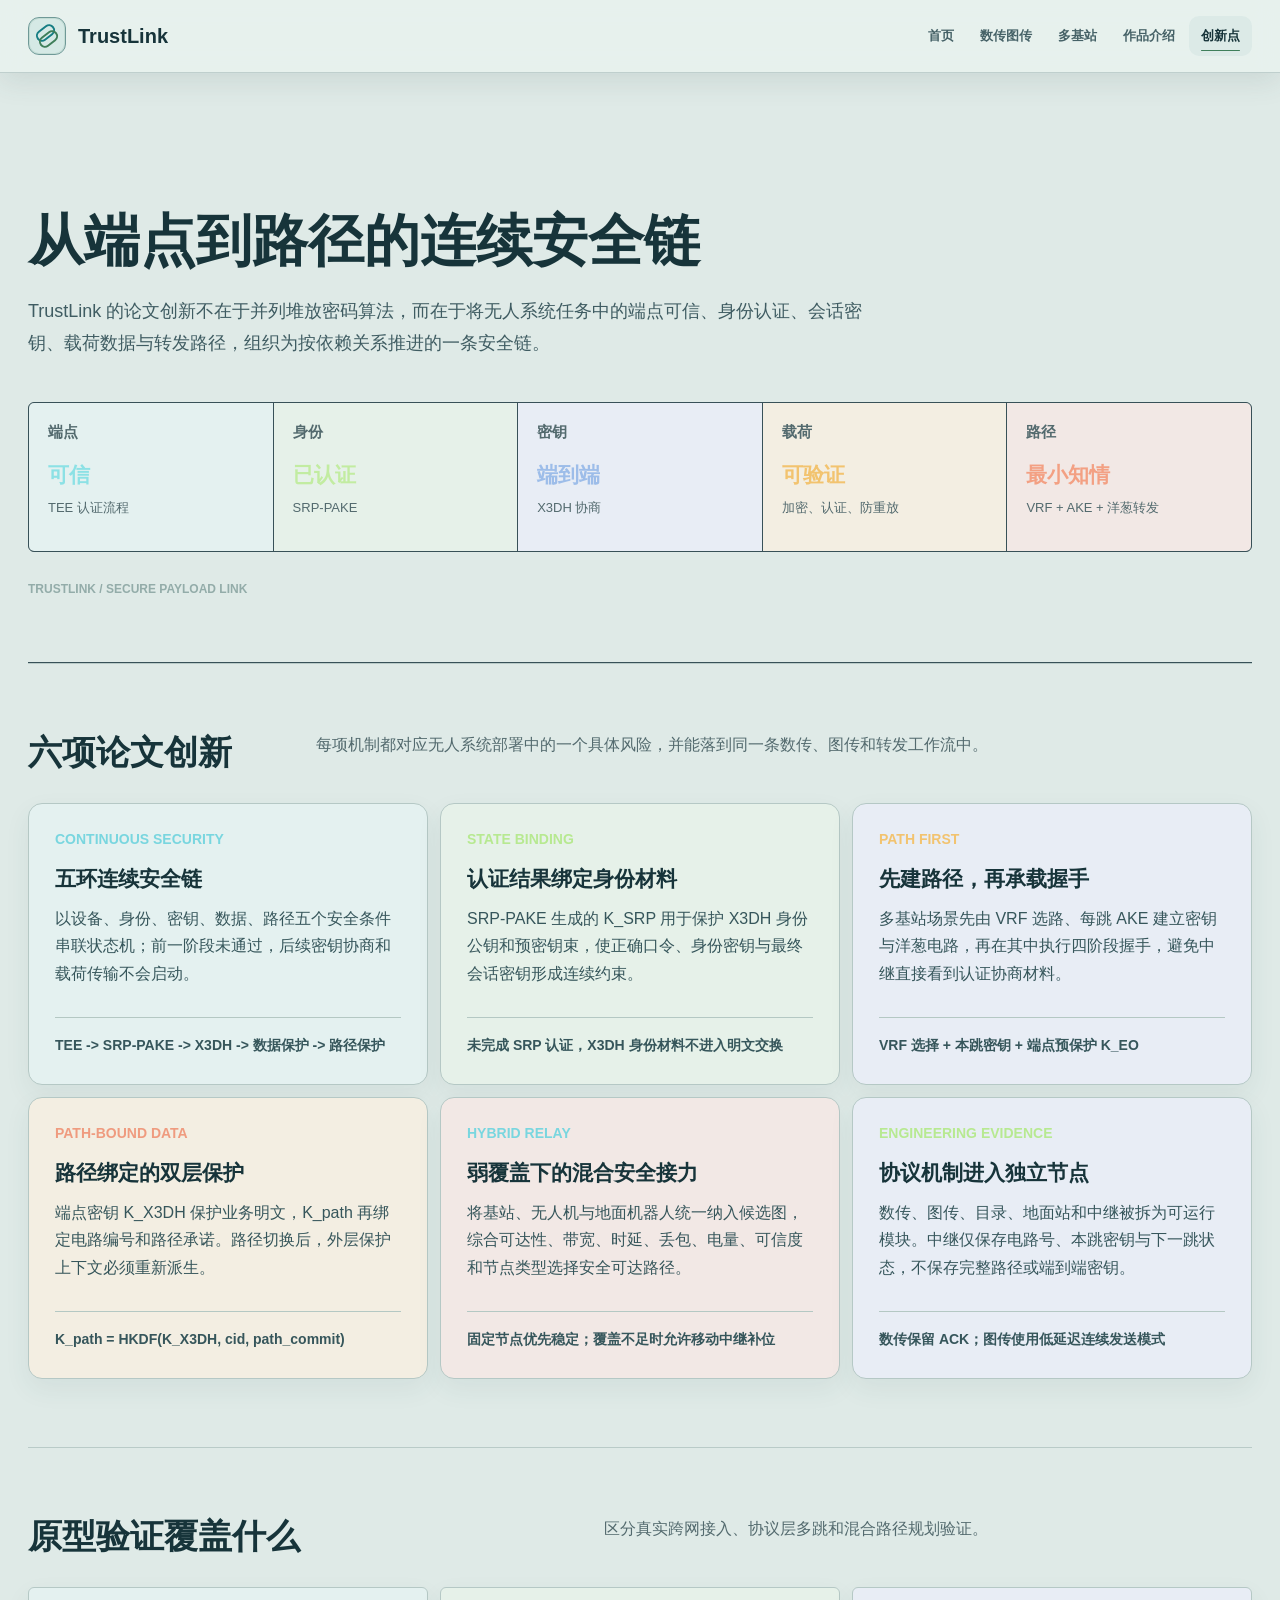
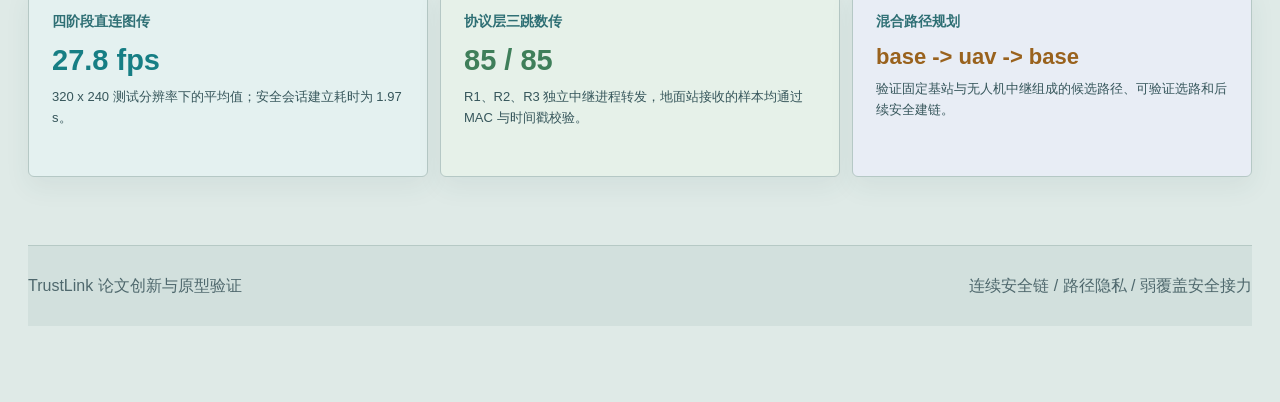
<file: pages/innovation.html>
<!DOCTYPE html>
<html lang="zh-CN">
  <head>
    <meta charset="UTF-8" />
    <meta name="viewport" content="width=device-width, initial-scale=1.0" />
    <title>创新点介绍 | TrustLink</title>
    <meta
      name="description"
      content="TrustLink 论文创新：连续安全链、路径隐私、路径绑定与弱覆盖安全转发"
    />
    <style>
      :root {
        --bg: #07111f;
        --panel: rgba(8, 24, 43, 0.86);
        --panel-soft: rgba(12, 33, 56, 0.72);
        --line: rgba(145, 205, 255, 0.22);
        --text: #eef7ff;
        --muted: #aac0d6;
        --cyan: #38d5ff;
        --green: #7ef7c2;
        --amber: #f7c35f;
      }

      * {
        box-sizing: border-box;
      }

      body {
        margin: 0;
        color: var(--text);
        background:
          linear-gradient(90deg, rgba(4, 11, 24, 0.72), rgba(5, 21, 38, 0.56)),
          linear-gradient(180deg, rgba(7, 17, 31, 0.08) 0%, rgba(7, 17, 31, 0.5) 100%),
          url("../assets/images/UAV.jpg") center / cover fixed no-repeat,
          var(--bg);
        font-family: "Segoe UI", "Microsoft YaHei", Arial, sans-serif;
      }

      a {
        color: inherit;
        text-decoration: none;
      }

      .nav {
        position: fixed;
        z-index: 20;
        inset: 0 0 auto;
        border-bottom: 1px solid rgba(255, 255, 255, 0.08);
        background: rgba(5, 14, 27, 0.8);
        backdrop-filter: blur(18px);
      }

      .nav-inner {
        width: min(1180px, calc(100% - 40px));
        min-height: 72px;
        margin: 0 auto;
        display: flex;
        align-items: center;
        justify-content: space-between;
        gap: 24px;
      }

      .brand {
        display: flex;
        align-items: center;
        gap: 12px;
        font-size: 22px;
        font-weight: 850;
      }

      .brand-mark {
        width: 34px;
        height: 34px;
        border-radius: 8px;
        border: 1px solid rgba(56, 213, 255, 0.5);
        background: linear-gradient(135deg, rgba(56, 213, 255, 0.2), rgba(126, 247, 194, 0.14));
        box-shadow: 0 0 24px rgba(56, 213, 255, 0.25);
      }

      .nav-links {
        display: flex;
        align-items: center;
        justify-content: flex-end;
        gap: 8px;
        flex-wrap: wrap;
      }

      .nav-links a,
      .nav-dropdown summary {
        padding: 9px 12px;
        border-radius: 8px;
        color: rgba(238, 247, 255, 0.8);
        font-size: 14px;
      }

      .nav-links a:hover,
      .nav-links .active,
      .nav-dropdown summary:hover,
      .nav-dropdown[open] summary {
        color: #fff;
        background: rgba(255, 255, 255, 0.08);
      }

      .nav-dropdown {
        position: relative;
      }

      .nav-dropdown summary {
        display: block;
        cursor: pointer;
        list-style: none;
      }

      .nav-dropdown summary::-webkit-details-marker {
        display: none;
      }

      .nav-menu {
        position: absolute;
        z-index: 30;
        top: calc(100% + 10px);
        left: 0;
        min-width: 150px;
        padding: 8px;
        border: 1px solid var(--line);
        border-radius: 8px;
        background: rgba(5, 14, 27, 0.96);
        box-shadow: 0 18px 46px rgba(0, 0, 0, 0.32);
      }

      .nav-menu a {
        display: block;
        white-space: nowrap;
      }

      .page {
        width: min(1180px, calc(100% - 40px));
        margin: 0 auto;
        padding: 118px 0 64px;
      }

      .hero {
        max-width: 900px;
        padding: 42px 0 34px;
      }

      .eyebrow {
        display: inline-flex;
        align-items: center;
        gap: 10px;
        padding: 8px 13px;
        border: 1px solid var(--line);
        border-radius: 999px;
        background: rgba(255, 255, 255, 0.05);
        color: #dff4ff;
        font-size: 14px;
        font-weight: 850;
      }

      .eyebrow::before {
        content: "";
        width: 8px;
        height: 8px;
        border-radius: 50%;
        background: var(--green);
        box-shadow: 0 0 18px rgba(126, 247, 194, 0.75);
      }

      h1 {
        margin: 22px 0 0;
        font-size: clamp(42px, 6vw, 72px);
        line-height: 1.04;
      }

      .lead {
        margin: 22px 0 0;
        color: var(--muted);
        font-size: 20px;
        line-height: 1.75;
      }

      .summary {
        display: grid;
        grid-template-columns: repeat(4, 1fr);
        gap: 14px;
        margin: 32px 0 44px;
      }

      .summary-item,
      .card,
      .compare,
      .formula,
      .highlight {
        border: 1px solid var(--line);
        border-radius: 8px;
        background: var(--panel);
        box-shadow: 0 22px 70px rgba(0, 0, 0, 0.24);
      }

      .summary-item {
        padding: 18px;
      }

      .summary-item b {
        display: block;
        color: var(--cyan);
        font-size: 28px;
      }

      .summary-item span {
        display: block;
        margin-top: 8px;
        color: var(--muted);
        line-height: 1.55;
      }

      .section {
        padding: 42px 0;
      }

      .section-head {
        display: flex;
        justify-content: space-between;
        align-items: flex-end;
        gap: 28px;
        margin-bottom: 22px;
      }

      .section-head h2 {
        margin: 0;
        font-size: clamp(30px, 4vw, 44px);
        line-height: 1.12;
      }

      .section-head p {
        max-width: 460px;
        margin: 0;
        color: var(--muted);
        line-height: 1.65;
      }

      .innovation-grid {
        display: grid;
        grid-template-columns: repeat(2, 1fr);
        gap: 18px;
      }

      .card {
        padding: 24px;
      }

      .card-top {
        display: flex;
        align-items: center;
        justify-content: space-between;
        gap: 16px;
      }

      .num {
        width: 48px;
        height: 48px;
        border-radius: 8px;
        display: grid;
        place-items: center;
        color: #03101f;
        font-weight: 950;
        background: linear-gradient(135deg, var(--cyan), var(--green));
      }

      .tag {
        color: var(--amber);
        font-size: 13px;
        font-weight: 900;
      }

      .card h3 {
        margin: 18px 0 10px;
        font-size: 24px;
      }

      .card p,
      .card li,
      .compare td {
        color: var(--muted);
        line-height: 1.7;
      }

      .card ul {
        margin: 14px 0 0;
        padding-left: 18px;
      }

      .formula {
        margin-top: 16px;
        padding: 14px 16px;
        color: #def8ff;
        font-family: Consolas, "Courier New", monospace;
        overflow-x: auto;
        line-height: 1.65;
        background: rgba(2, 12, 24, 0.68);
      }

      .highlight {
        padding: 26px;
        background: linear-gradient(135deg, rgba(56, 213, 255, 0.13), rgba(126, 247, 194, 0.08));
      }

      .highlight h3 {
        margin: 0 0 10px;
        font-size: 28px;
      }

      .highlight p {
        margin: 0;
        color: var(--muted);
        font-size: 18px;
        line-height: 1.75;
      }

      .compare {
        overflow: hidden;
      }

      table {
        width: 100%;
        border-collapse: collapse;
      }

      th,
      td {
        padding: 15px 16px;
        border-bottom: 1px solid rgba(145, 205, 255, 0.16);
        text-align: left;
      }

      th {
        background: rgba(56, 213, 255, 0.12);
      }

      .yes {
        color: var(--green);
        font-weight: 900;
      }

      .limited {
        color: var(--amber);
        font-weight: 900;
      }

      .footer {
        padding: 28px 0;
        border-top: 1px solid var(--line);
        color: var(--muted);
        display: flex;
        justify-content: space-between;
        gap: 20px;
      }

      @media (max-width: 960px) {
        .nav-inner {
          align-items: flex-start;
          flex-direction: column;
          padding: 16px 0;
        }

        .nav-links {
          justify-content: flex-start;
        }

        .summary,
        .innovation-grid {
          grid-template-columns: 1fr;
        }

        .section-head {
          align-items: flex-start;
          flex-direction: column;
        }
      }

      @media (max-width: 640px) {
        .page {
          width: min(100% - 28px, 1180px);
        }

        .footer {
          flex-direction: column;
        }
      }
    </style>
    <link rel="stylesheet" href="../assets/styles/theme.css" />
  </head>
  <body class="editorial-page innovation-page">
    <header class="nav">
      <div class="nav-inner">
        <a class="brand" href="../index.html">
          <span class="brand-mark"></span>
          <span>TrustLink</span>
        </a>
        <nav class="nav-links" aria-label="主导航">
          <a href="../index.html">首页</a>
          <a href="data-video.html">数传图传</a>
          <details class="nav-dropdown">
            <summary>多基站</summary>
            <div class="nav-menu">
              <a href="multi-station.html?mode=simulation">多基站模拟</a>
              <a href="multi-station.html?mode=real">多基站测试</a>
              <a href="multi-station.html?mode=hybrid">混合多基站</a>
            </div>
          </details>
          <a href="project.html">作品介绍</a>
          <a class="active" href="innovation.html">创新点</a>
        </nav>
      </div>
    </header>

    <main class="page">
      <section class="hero innovation-hero">
        <h1>从端点到路径的连续安全链</h1>
        <p class="lead">
          TrustLink 的论文创新不在于并列堆放密码算法，而在于将无人系统任务中的端点可信、身份认证、会话密钥、载荷数据与转发路径，组织为按依赖关系推进的一条安全链。
        </p>
        <div class="innovation-flow" aria-label="TrustLink 连续安全链">
          <div class="flow-step"><span>端点</span><b>可信</b><small>TEE 认证流程</small></div>
          <div class="flow-step"><span>身份</span><b>已认证</b><small>SRP-PAKE</small></div>
          <div class="flow-step"><span>密钥</span><b>端到端</b><small>X3DH 协商</small></div>
          <div class="flow-step"><span>载荷</span><b>可验证</b><small>加密、认证、防重放</small></div>
          <div class="flow-step"><span>路径</span><b>最小知情</b><small>VRF + AKE + 洋葱转发</small></div>
        </div>
      </section>

      <section class="section innovation-section">
        <div class="section-head">
          <h2>六项论文创新</h2>
          <p>每项机制都对应无人系统部署中的一个具体风险，并能落到同一条数传、图传和转发工作流中。</p>
        </div>

        <div class="innovation-grid innovation-grid-dense">
          <article class="card innovation-card">
            <div class="tag">CONTINUOUS SECURITY</div>
            <h3>五环连续安全链</h3>
            <p>以设备、身份、密钥、数据、路径五个安全条件串联状态机；前一阶段未通过，后续密钥协商和载荷传输不会启动。</p>
            <div class="innovation-proof">TEE -> SRP-PAKE -> X3DH -> 数据保护 -> 路径保护</div>
          </article>

          <article class="card innovation-card">
            <div class="tag">STATE BINDING</div>
            <h3>认证结果绑定身份材料</h3>
            <p>SRP-PAKE 生成的 K_SRP 用于保护 X3DH 身份公钥和预密钥束，使正确口令、身份密钥与最终会话密钥形成连续约束。</p>
            <div class="innovation-proof">未完成 SRP 认证，X3DH 身份材料不进入明文交换</div>
          </article>

          <article class="card innovation-card">
            <div class="tag">PATH FIRST</div>
            <h3>先建路径，再承载握手</h3>
            <p>多基站场景先由 VRF 选路、每跳 AKE 建立密钥与洋葱电路，再在其中执行四阶段握手，避免中继直接看到认证协商材料。</p>
            <div class="innovation-proof">VRF 选择 + 本跳密钥 + 端点预保护 K_EO</div>
          </article>

          <article class="card innovation-card">
            <div class="tag">PATH-BOUND DATA</div>
            <h3>路径绑定的双层保护</h3>
            <p>端点密钥 K_X3DH 保护业务明文，K_path 再绑定电路编号和路径承诺。路径切换后，外层保护上下文必须重新派生。</p>
            <div class="innovation-proof">K_path = HKDF(K_X3DH, cid, path_commit)</div>
          </article>

          <article class="card innovation-card">
            <div class="tag">HYBRID RELAY</div>
            <h3>弱覆盖下的混合安全接力</h3>
            <p>将基站、无人机与地面机器人统一纳入候选图，综合可达性、带宽、时延、丢包、电量、可信度和节点类型选择安全可达路径。</p>
            <div class="innovation-proof">固定节点优先稳定；覆盖不足时允许移动中继补位</div>
          </article>

          <article class="card innovation-card">
            <div class="tag">ENGINEERING EVIDENCE</div>
            <h3>协议机制进入独立节点</h3>
            <p>数传、图传、目录、地面站和中继被拆为可运行模块。中继仅保存电路号、本跳密钥与下一跳状态，不保存完整路径或端到端密钥。</p>
            <div class="innovation-proof">数传保留 ACK；图传使用低延迟连续发送模式</div>
          </article>
        </div>
      </section>

      <section class="section innovation-section">
        <div class="section-head">
          <h2>原型验证覆盖什么</h2>
          <p>区分真实跨网接入、协议层多跳和混合路径规划验证。</p>
        </div>

        <div class="evidence-grid">
          <article class="evidence-card">
            <span>四阶段直连图传</span>
            <b>27.8 fps</b>
            <p>320 x 240 测试分辨率下的平均值；安全会话建立耗时为 1.97 s。</p>
          </article>
          <article class="evidence-card">
            <span>协议层三跳数传</span>
            <b>85 / 85</b>
            <p>R1、R2、R3 独立中继进程转发，地面站接收的样本均通过 MAC 与时间戳校验。</p>
          </article>
          <article class="evidence-card">
            <span>混合路径规划</span>
            <b>base -> uav -> base</b>
            <p>验证固定基站与无人机中继组成的候选路径、可验证选路和后续安全建链。</p>
          </article>
        </div>
      </section>

      <footer class="footer">
        <div>TrustLink 论文创新与原型验证</div>
        <div>连续安全链 / 路径隐私 / 弱覆盖安全接力</div>
      </footer>
    </main>
  </body>
</html>
</file>
<file: assets/styles/theme.css>
:root {
  color-scheme: dark;
  --bg: #101411;
  --bg-deep: #0d110f;
  --bg-navy: #151a17;
  --navy: #151a17;
  --panel: #171d19;
  --panel-soft: #1b221e;
  --panel-strong: #121714;
  --line: #354039;
  --text: #f2f5f2;
  --muted: #aab4ad;
  --cyan: #4ad6b0;
  --cyan-soft: rgba(74, 214, 176, 0.12);
  --green: #78d6a8;
  --amber: #e5b957;
  --red: #f1777d;
  --danger: #f1777d;
  --shadow: 0 16px 42px rgba(0, 0, 0, 0.22);
}

* {
  scrollbar-color: #526158 #151a17;
  scrollbar-width: thin;
}

html {
  background: var(--bg);
}

body {
  color: var(--text);
  background: var(--bg);
  font-family: "HarmonyOS Sans SC", "Microsoft YaHei UI", "Segoe UI", Arial, sans-serif;
  line-height: 1.5;
  text-rendering: optimizeLegibility;
  -webkit-font-smoothing: antialiased;
}

button,
input,
select,
textarea {
  font: inherit;
}

a,
button,
summary {
  outline: none;
}

a:focus-visible,
button:focus-visible,
summary:focus-visible {
  box-shadow: 0 0 0 3px rgba(74, 214, 176, 0.28) !important;
}

::selection {
  color: #08100c;
  background: #79dfbd;
}

/* Shared navigation */
.nav {
  border-bottom: 1px solid rgba(184, 202, 191, 0.16);
  background: rgba(13, 17, 15, 0.92);
  box-shadow: 0 8px 28px rgba(0, 0, 0, 0.14);
  backdrop-filter: blur(14px) saturate(120%);
}

.nav-inner {
  width: min(1320px, calc(100% - 48px));
  min-height: 68px;
  height: 68px;
}

.brand {
  gap: 10px;
  font-size: 20px;
  font-weight: 760;
}

.brand-mark {
  position: relative;
  width: 32px;
  height: 32px;
  flex: 0 0 32px;
  border: 1px solid #607068;
  border-radius: 6px;
  background: #1c2420;
  box-shadow: none;
}

.brand-mark::before {
  content: "TL";
  position: absolute;
  inset: 0;
  width: auto;
  height: auto;
  border: 0;
  display: grid;
  place-items: center;
  color: var(--cyan);
  font-size: 10px;
  font-weight: 850;
  line-height: 1;
  transform: none;
}

.brand-name {
  font-size: 20px;
  font-weight: 760;
}

.nav-links {
  gap: 2px;
}

.nav-links a,
.nav-dropdown summary {
  position: relative;
  padding: 9px 12px;
  border-radius: 6px;
  color: #b9c2bc;
  font-size: 13px;
  font-weight: 620;
  transition: color 160ms ease, background 160ms ease;
}

.nav-links a:hover,
.nav-links .active,
.nav-dropdown summary:hover,
.nav-dropdown[open] summary {
  color: #f7faf7;
  background: #202722;
  transform: none;
}

.nav-links .active::after,
.nav-dropdown summary.active::after {
  content: "";
  position: absolute;
  right: 11px;
  bottom: 5px;
  left: 11px;
  height: 2px;
  border-radius: 2px;
  background: var(--cyan);
}

.nav-menu {
  top: calc(100% + 8px);
  min-width: 164px;
  border: 1px solid #3c4841;
  border-radius: 6px;
  background: #151b18;
  box-shadow: 0 18px 42px rgba(0, 0, 0, 0.36);
}

.nav-menu a {
  padding: 9px 10px;
}

.nav-action {
  border: 1px solid #427a67;
  background: #17392e;
  color: #dff8ee;
  box-shadow: none;
}

/* Home */
.home-page .page {
  background:
    linear-gradient(90deg, rgba(10, 14, 12, 0.95) 0%, rgba(13, 18, 15, 0.83) 45%, rgba(13, 17, 15, 0.52) 100%),
    linear-gradient(180deg, rgba(13, 17, 15, 0.12) 0%, #0d110f 75%),
    url("../images/UAV.jpg") center 28% / cover no-repeat fixed;
}

.home-page .hero {
  width: min(1320px, calc(100% - 48px));
  min-height: min(760px, calc(100vh - 34px));
  padding: 112px 0 52px;
  grid-template-columns: minmax(0, 1.14fr) minmax(380px, 0.86fr);
  gap: 56px;
}

.home-page .eyebrow,
.editorial-page .eyebrow,
.console-page .eyebrow {
  min-height: 28px;
  padding: 0 0 0 12px;
  border: 0;
  border-left: 0;
  border-radius: 0;
  background: transparent;
  color: #c7d1cb;
  font-size: 12px;
  font-weight: 720;
  text-transform: uppercase;
}

.home-page .eyebrow-dot,
.editorial-page .eyebrow::before,
.console-page .eyebrow::before {
  display: none;
}

.home-page h1 {
  max-width: 760px;
  font-size: 68px;
  line-height: 1.04;
  font-weight: 790;
}

.home-page .hero-copy {
  max-width: 650px;
  margin-top: 20px;
  color: #c1cbc4;
  font-size: 18px;
  line-height: 1.72;
}

.home-page .hero-actions {
  margin-top: 28px;
}

.btn,
.connect-button,
.console-page button {
  border-radius: 6px;
  font-weight: 720;
  transition: background 160ms ease, border-color 160ms ease, color 160ms ease, transform 160ms ease;
}

.btn:hover,
.connect-button:hover,
.console-page button:hover:not(:disabled) {
  transform: translateY(-1px);
}

.btn-primary,
.connect-button,
.console-page button:not(.secondary),
.console-page .btn:not(.secondary) {
  border-color: #4bd0a9;
  background: #53d3ae;
  color: #08110d;
  box-shadow: none;
}

.btn-primary:hover,
.connect-button:hover,
.console-page button:not(.secondary):hover,
.console-page .btn:not(.secondary):hover {
  background: #73dfbe;
}

.btn-secondary,
.console-page button.secondary,
.console-page .btn.secondary {
  border: 1px solid #4a574f;
  background: #1b211d;
  color: #edf2ee;
  box-shadow: none;
}

.home-page .hero-meta {
  margin-top: 34px;
  border-top-color: #465149;
  border-bottom-color: #465149;
}

.home-page .meta-value {
  color: var(--cyan);
}

.home-page .mission-panel {
  border: 1px solid #4a564f;
  border-radius: 8px;
  background: rgba(20, 27, 23, 0.9);
  box-shadow: 0 24px 60px rgba(0, 0, 0, 0.28);
}

.home-page .panel-head,
.home-page .panel-stats,
.home-page .panel-stat {
  border-color: #38423c;
}

.home-page .status {
  border-color: #3e725f;
  background: #18382e;
  color: #bcebd9;
  box-shadow: none;
}

.home-page .route-line {
  background: linear-gradient(90deg, transparent, #4b8c74, #c89d47, transparent);
  box-shadow: none;
}

.home-page .node {
  border-color: transparent;
  background: transparent;
}

.home-page .node-icon {
  border-color: #557266;
  background: #202a25;
  color: #d8e8df;
  box-shadow: none;
}

.home-page .panel-stat b {
  color: var(--cyan);
}

.home-page .section {
  width: min(1320px, calc(100% - 48px));
  padding: 64px 0;
}

.home-page .section-title h2 {
  font-size: 38px;
}

.home-page .feature-card,
.home-page .connect-box,
.home-page .preview-box {
  border-color: #354039;
  background: #171d19;
  box-shadow: none;
}

.home-page .feature-card {
  min-height: 210px;
  padding: 22px;
}

.home-page .feature-kicker {
  color: var(--cyan);
}

.home-page .control {
  border-color: #354039;
  background: #121714;
}

.home-page .preview-screen {
  background: #101512;
}

.home-page .preview-screen .video-placeholder {
  border-color: #3e4b44;
  background: #141a17;
  color: #e6eee9;
}

.home-page .footer {
  border-color: #303a34;
  background: #0d110f;
}

/* Editorial pages */
.editorial-page {
  background: #101411;
}

.editorial-page .page {
  width: min(1160px, calc(100% - 48px));
  padding: 108px 0 56px;
}

.editorial-page .hero {
  min-height: auto;
  padding: 52px 0 44px;
}

.editorial-page h1 {
  margin-top: 18px;
  font-size: 52px;
  line-height: 1.08;
  font-weight: 780;
}

.editorial-page .lead {
  max-width: 800px;
  margin-top: 18px;
  color: #b7c1ba;
  font-size: 17px;
  line-height: 1.8;
}

.editorial-page .hero-actions {
  margin-top: 26px;
}

.editorial-page .section {
  padding: 48px 0;
  border-top: 1px solid #303a34;
}

.editorial-page .section-head {
  align-items: flex-start;
  margin-bottom: 24px;
}

.editorial-page .section-head h2 {
  font-size: 34px;
  line-height: 1.16;
}

.editorial-page .section-head p {
  color: var(--muted);
}

.editorial-page .summary {
  margin: 12px 0 52px;
}

.editorial-page .summary-item,
.editorial-page .card,
.editorial-page .compare,
.editorial-page .image-panel,
.editorial-page .formula,
.editorial-page .highlight {
  border-color: #354039;
  background: #171d19;
  box-shadow: none;
}

.editorial-page .summary-item {
  padding: 18px;
}

.editorial-page .summary-item b,
.editorial-page .metric b,
.editorial-page .card .tag {
  color: var(--cyan);
}

.editorial-page .hero-panel {
  padding: 0 0 0 28px;
  border: 0;
  border-left: 1px solid #3a453e;
  background: transparent;
  box-shadow: none;
}

.editorial-page .metric {
  min-height: 118px;
  border-color: #354039;
  background: #171d19;
}

.editorial-page .card {
  padding: 22px;
}

.editorial-page .card h3 {
  font-size: 21px;
}

.editorial-page .num,
.editorial-page .step-no {
  border: 1px solid #446d5d;
  background: #1e3c31;
  color: #bcebd9;
}

.editorial-page .tag {
  color: var(--amber);
}

.editorial-page .formula {
  border-color: #313b35;
  background: #111613;
  color: #c9ded3;
}

.editorial-page .step {
  border-color: #354039;
  background: #171d19;
}

.editorial-page .highlight {
  border-left: 0;
  background: #19211d;
}

.editorial-page th,
.editorial-page .table th {
  background: #202923;
}

.editorial-page th,
.editorial-page td,
.editorial-page .table th,
.editorial-page .table td {
  border-color: #354039;
}

.editorial-page .image-caption {
  border-color: #354039;
  background: #141916;
}

.editorial-page .footer {
  border-color: #303a34;
}

/* Monitoring consoles */
.console-page {
  background: #101411;
}

.console-page .page {
  width: min(1360px, calc(100% - 48px));
  padding: 96px 0 48px;
}

.console-page .topbar,
.console-page .hero {
  align-items: flex-start;
  margin-bottom: 18px;
  padding: 0;
}

.console-page .topbar {
  padding-top: 10px;
}

.console-page h1 {
  margin-top: 10px;
  font-size: 38px;
  line-height: 1.14;
  font-weight: 760;
}

.console-page .lead {
  max-width: 820px;
  margin-top: 10px;
  color: #aeb8b1;
  font-size: 14px;
  line-height: 1.7;
}

.console-page .actions,
.console-page .toolbar {
  gap: 8px;
}

.console-page .actions {
  min-width: 380px;
}

.console-page button,
.console-page .btn {
  min-height: 40px;
  padding: 0 15px;
  border-radius: 6px;
  font-size: 13px;
  font-weight: 720;
  box-shadow: none;
}

.console-page button:disabled,
.console-page .btn:disabled {
  cursor: not-allowed;
  opacity: 0.5;
}

.console-page .status-strip {
  gap: 10px;
  margin: 16px 0;
}

.console-page .status-item,
.console-page .panel,
.console-page .metric,
.console-page .video-shell,
.console-page .stat-card,
.console-page .footer-item {
  border-color: #354039;
  border-radius: 6px;
  background: #171d19;
  box-shadow: none;
}

.console-page .status-item {
  min-height: 84px;
  padding: 14px 16px;
}

.console-page .status-label,
.console-page .metric span,
.console-page .stat-card span,
.console-page .footer-item span {
  color: #98a39c;
  font-size: 12px;
}

.console-page .status-value {
  margin-top: 6px;
  font-size: 18px;
  font-weight: 740;
}

.console-page .main-grid,
.console-page .grid {
  gap: 14px;
}

.console-page .panel {
  padding: 0;
  overflow: hidden;
}

.console-page .panel-head {
  margin: 0;
  padding: 16px 18px 14px;
  border-bottom: 1px solid #303a34;
}

.console-page .panel-title {
  font-size: 18px;
  font-weight: 730;
}

.console-page .panel-desc {
  margin-top: 5px;
  color: #99a49d;
  font-size: 12px;
  line-height: 1.55;
}

.console-page .pill {
  min-height: 26px;
  padding: 0 9px;
  border-color: #396c59;
  border-radius: 999px;
  background: #173229;
  color: #a8e4cf;
  font-size: 10px;
  font-weight: 760;
}

.console-page .telemetry-grid {
  grid-template-columns: repeat(6, minmax(0, 1fr));
  gap: 8px;
  padding: 14px;
}

.console-page .metric {
  min-height: 84px;
  padding: 12px;
  background: #121714;
}

.console-page .metric b {
  margin-top: 6px;
  color: #f1f5f2;
  font-size: 18px;
  font-weight: 720;
  font-variant-numeric: tabular-nums;
}

.console-page .metric small {
  margin-top: 4px;
  color: #7f8b84;
  font-size: 10px;
}

.console-page .view-switch {
  gap: 4px;
  margin-top: 8px;
  padding: 3px;
  border: 1px solid #354039;
  border-radius: 6px;
  background: #101411;
}

.console-page .view-switch button {
  min-height: 30px;
  padding: 0 10px;
  border: 0;
  background: transparent;
  color: #aeb8b1;
}

.console-page .view-switch button.active {
  background: #2b5c4b;
  color: #effaf5;
}

.console-page .video-grid,
.console-page .video-area {
  gap: 12px;
  padding: 14px;
}

.console-page .video-shell {
  min-height: 0;
  max-height: none;
  aspect-ratio: 16 / 9;
  background-color: #080b09;
  background-image: none;
}

.console-page .reticle {
  width: min(270px, 58%);
  border-color: #52655b;
  box-shadow: none;
}

.console-page .reticle::before {
  color: #cbd5cf;
  font-size: 12px;
  font-weight: 720;
}

.console-page .video-note {
  color: #8f9b94;
  font-size: 13px;
}

.console-page .overlay-chip,
.console-page .video-card-label,
.console-page .snow-label {
  border-color: rgba(220, 232, 225, 0.16);
  border-radius: 4px;
  background: rgba(10, 13, 11, 0.8);
  color: #eef3ef;
  font-size: 10px;
  font-weight: 720;
}

.console-page .video-stats {
  gap: 8px;
}

.console-page .stat-card {
  padding: 12px 14px;
  background: #121714;
}

.console-page .stat-card b {
  margin-top: 5px;
  font-size: 20px;
  font-variant-numeric: tabular-nums;
}

.console-page .video-cards {
  gap: 8px;
}

.console-page .video-card {
  min-height: 0;
  aspect-ratio: 16 / 9;
  border-color: #354039;
  border-radius: 6px;
  background-color: #111613;
  background-image:
    linear-gradient(rgba(151, 174, 161, 0.05) 1px, transparent 1px),
    linear-gradient(90deg, rgba(151, 174, 161, 0.05) 1px, transparent 1px);
  background-size: 24px 24px;
}

.console-page .video-card.active {
  outline: 2px solid #59cda7;
  outline-offset: -2px;
  box-shadow: none;
}

.console-page .footer-strip {
  gap: 8px;
  margin-top: 12px;
}

.console-page .footer-item {
  padding: 12px 14px;
}

.console-page .footer-item b {
  margin-top: 5px;
  font-size: 16px;
}

.console-page .log-list {
  gap: 6px;
  margin-top: 12px;
}

.console-page .log-item {
  padding: 9px 11px;
  border: 1px solid #2e3732;
  border-radius: 5px;
  background: #141916;
  color: #919d96;
  font-size: 11px;
}

@media (max-width: 1100px) {
  .home-page h1 {
    font-size: 58px;
  }

  .console-page .telemetry-grid {
    grid-template-columns: repeat(4, minmax(0, 1fr));
  }
}

@media (max-width: 900px) {
  .nav {
    position: sticky;
  }

  .nav-inner {
    width: min(100% - 28px, 1320px);
    min-height: auto;
    height: auto;
    padding: 10px 0 8px;
    align-items: flex-start;
    flex-direction: column;
    gap: 8px;
  }

  .brand {
    min-height: 32px;
  }

  .nav-links {
    width: 100%;
    justify-content: flex-start;
    flex-wrap: nowrap;
    gap: 2px;
    padding-bottom: 2px;
    overflow-x: auto;
    overscroll-behavior-x: contain;
  }

  .nav-links > a,
  .nav-dropdown summary {
    white-space: nowrap;
  }

  .nav-dropdown {
    position: static;
  }

  .nav-dropdown .nav-menu {
    position: fixed;
    top: 98px;
    left: 14px;
  }

  .home-page .hero,
  .home-page .demo-band,
  .editorial-page .hero {
    grid-template-columns: 1fr;
  }

  .home-page .hero {
    min-height: auto;
    padding-top: 72px;
  }

  .home-page .mission-panel {
    max-width: 680px;
  }

  .home-page .feature-grid {
    grid-template-columns: repeat(2, minmax(0, 1fr));
  }

  .editorial-page .page,
  .console-page .page {
    padding-top: 32px;
  }

  .editorial-page .hero {
    gap: 28px;
  }

  .editorial-page .hero-panel {
    max-width: 620px;
    padding: 24px 0 0;
    border-top: 1px solid #3a453e;
    border-left: 0;
  }

  .console-page .topbar {
    flex-direction: column;
  }

  .console-page .actions {
    width: 100%;
    min-width: 0;
    justify-content: flex-start;
  }

  .console-page .telemetry-grid {
    grid-template-columns: repeat(3, minmax(0, 1fr));
  }
}

@media (max-width: 640px) {
  .nav-links {
    display: grid;
    grid-template-columns: repeat(5, minmax(0, 1fr));
    gap: 0;
    padding-bottom: 0;
    overflow: visible;
  }

  .nav-links a,
  .nav-dropdown summary {
    min-width: 0;
    padding: 8px 3px;
    overflow: hidden;
    font-size: 11px;
    text-align: center;
    text-overflow: clip;
  }

  .nav-dropdown .nav-menu {
    top: 96px;
  }

  .home-page .page {
    background-attachment: scroll;
    background-position: 62% top;
  }

  .home-page .hero,
  .home-page .section,
  .home-page .footer-inner,
  .editorial-page .page,
  .console-page .page {
    width: min(100% - 28px, 1320px);
  }

  .home-page .hero {
    padding-top: 52px;
    padding-bottom: 24px;
    gap: 34px;
  }

  .home-page h1 {
    font-size: 44px;
    line-height: 1.08;
  }

  .home-page .hero-copy {
    font-size: 16px;
  }

  .home-page .feature-grid,
  .home-page .panel-stats,
  .home-page .control-row,
  .editorial-page .summary,
  .editorial-page .innovation-grid,
  .editorial-page .grid-2,
  .editorial-page .grid-3 {
    grid-template-columns: 1fr;
  }

  .home-page .hero-meta {
    grid-template-columns: repeat(3, minmax(0, 1fr));
  }

  .home-page .meta-item {
    padding: 14px 8px;
  }

  .home-page .mission-panel {
    display: none;
  }

  .home-page .nodes {
    grid-template-columns: repeat(5, minmax(72px, 1fr));
    overflow-x: auto;
  }

  .home-page .route-map {
    min-height: 230px;
    padding-right: 0;
    padding-left: 0;
  }

  .home-page .route-line {
    display: none;
  }

  .home-page .section-title,
  .editorial-page .section-head {
    align-items: flex-start;
    flex-direction: column;
    gap: 12px;
  }

  .home-page .section-title h2,
  .editorial-page .section-head h2 {
    font-size: 30px;
  }

  .editorial-page h1 {
    font-size: 40px;
  }

  .editorial-page .hero {
    padding: 28px 0 36px;
  }

  .editorial-page .section {
    padding: 38px 0;
  }

  .editorial-page .metric-grid {
    grid-template-columns: repeat(2, minmax(0, 1fr));
  }

  .editorial-page .step {
    grid-template-columns: 52px minmax(0, 1fr);
    gap: 12px;
    padding: 16px;
  }

  .editorial-page .step-no {
    width: 44px;
    height: 44px;
  }

  .editorial-page .compare,
  .editorial-page .card {
    overflow-x: auto;
  }

  .console-page h1 {
    font-size: 30px;
  }

  .console-page .status-strip,
  .console-page .telemetry-grid,
  .console-page .video-cards,
  .console-page .footer-strip {
    grid-template-columns: repeat(2, minmax(0, 1fr));
  }

  .console-page .panel-head {
    align-items: flex-start;
    flex-direction: column;
    gap: 10px;
  }

  .console-page .panel-head > :last-child {
    align-self: stretch;
  }

  .console-page .view-switch {
    justify-content: flex-start;
  }

  .console-page .video-grid {
    grid-template-columns: 1fr;
  }

  .console-page .video-shell {
    width: 100%;
    min-height: 0;
  }

  .console-page .video-cards .video-card {
    min-height: 112px;
  }
}

@media (max-width: 420px) {
  .home-page h1 {
    font-size: 38px;
  }

  .editorial-page h1 {
    font-size: 34px;
  }

  .console-page .status-strip,
  .console-page .telemetry-grid,
  .console-page .footer-strip {
    grid-template-columns: 1fr;
  }

  .console-page .video-cards {
    grid-template-columns: 1fr;
  }
}

@media (prefers-reduced-motion: reduce) {
  *,
  *::before,
  *::after {
    scroll-behavior: auto !important;
    transition-duration: 0.01ms !important;
    animation-duration: 0.01ms !important;
    animation-iteration-count: 1 !important;
  }
}

/* Paper innovation page */
.innovation-page .innovation-hero {
  max-width: none;
}

.innovation-page .innovation-hero .lead {
  max-width: 860px;
}

.innovation-flow {
  display: grid;
  grid-template-columns: repeat(5, minmax(0, 1fr));
  gap: 1px;
  margin-top: 42px;
  border: 1px solid #385158;
  border-radius: 6px;
  overflow: hidden;
  background: #385158;
}

.flow-step {
  min-height: 148px;
  padding: 19px;
  background: #101e23;
}

.flow-step:nth-child(1),
.flow-step:nth-child(2),
.flow-step:nth-child(3),
.flow-step:nth-child(4),
.flow-step:nth-child(5) { background: #11201b; }

.flow-step span,
.flow-step small {
  display: block;
  color: #acc1be;
  font-size: 12px;
  line-height: 1.5;
}

.flow-step b {
  display: block;
  margin: 17px 0 8px;
  color: #eff8f5;
  font-size: 21px;
}

.flow-step:nth-child(1) b { color: #8ce1e5; }
.flow-step:nth-child(2) b { color: #c2eca1; }
.flow-step:nth-child(3) b { color: #9dbde9; }
.flow-step:nth-child(4) b { color: #f2c36f; }
.flow-step:nth-child(5) b { color: #f3a083; }

.innovation-page .innovation-section {
  padding-top: 60px;
  padding-bottom: 60px;
}

.innovation-page .innovation-grid-dense {
  grid-template-columns: repeat(3, minmax(0, 1fr));
  gap: 12px;
}

.innovation-page .innovation-card {
  min-height: 282px;
  display: flex;
  flex-direction: column;
}

.innovation-page .innovation-card .tag {
  margin-bottom: 16px;
}

.innovation-page .innovation-card h3 {
  margin: 0 0 12px;
  font-size: 21px;
  line-height: 1.35;
}

.innovation-page .innovation-card p {
  margin: 0;
}

.innovation-proof {
  margin-top: auto;
  padding-top: 16px;
  border-top: 1px solid #385158;
  color: #c7ddd7;
  font-size: 12px;
  line-height: 1.6;
}

.evidence-grid {
  display: grid;
  grid-template-columns: repeat(3, minmax(0, 1fr));
  gap: 12px;
}

.evidence-card {
  min-height: 190px;
  padding: 23px;
  border: 1px solid #39545b;
  border-radius: 6px;
  background: #101e23;
}

.evidence-card:nth-child(1),
.evidence-card:nth-child(2),
.evidence-card:nth-child(3) { background: #11201b; }

.evidence-card span {
  display: block;
  color: #b9cdca;
  font-size: 13px;
}

.evidence-card b {
  display: block;
  margin: 13px 0 9px;
  color: #eff8f5;
  font-size: 29px;
  line-height: 1.1;
}

.evidence-card:nth-child(1) b { color: #8ce1e5; }
.evidence-card:nth-child(2) b { color: #c2eca1; }
.evidence-card:nth-child(3) b { color: #f2c36f; font-size: 22px; }

.evidence-card p {
  margin: 0;
  color: #c2d2cf;
  font-size: 13px;
  line-height: 1.65;
}

.innovation-page .innovation-boundary {
  padding-top: 0;
}

.innovation-page .highlight {
  border-left: 1px solid #f2c36f;
  background: #201f19;
}

@media (max-width: 1040px) {
  .innovation-flow,
  .innovation-page .innovation-grid-dense {
    grid-template-columns: repeat(2, minmax(0, 1fr));
  }

  .innovation-flow .flow-step:last-child {
    grid-column: span 2;
  }
}

@media (max-width: 640px) {
  .innovation-flow,
  .innovation-page .innovation-grid-dense,
  .evidence-grid {
    grid-template-columns: 1fr;
  }

  .innovation-flow .flow-step:last-child {
    grid-column: auto;
  }

  .flow-step,
  .innovation-page .innovation-card,
  .evidence-card {
    min-height: 0;
  }

  .innovation-page .innovation-section {
    padding-top: 46px;
    padding-bottom: 46px;
  }
}

/* TrustLink mission-control visual system */
:root {
  --bg: #0a1115;
  --bg-deep: #071014;
  --bg-navy: #0c181d;
  --navy: #0c181d;
  --panel: #101b20;
  --panel-soft: #142228;
  --panel-strong: #0d171c;
  --line: #294049;
  --text: #edf5f3;
  --muted: #a8bbb9;
  --cyan: #69d5c3;
  --cyan-soft: rgba(105, 213, 195, 0.12);
  --green: #9ed882;
  --amber: #f0bd69;
  --red: #ef8488;
  --danger: #ef8488;
  --shadow: 0 18px 44px rgba(0, 0, 0, 0.28);
}

html {
  background: var(--bg-deep);
}

body {
  min-width: 320px;
  background: var(--bg);
  font-family: "HarmonyOS Sans SC", "Microsoft YaHei UI", "Segoe UI", Arial, sans-serif;
}

.nav {
  border-bottom-color: rgba(157, 211, 202, 0.18);
  background: rgba(7, 16, 20, 0.94);
  box-shadow: 0 10px 28px rgba(0, 0, 0, 0.2);
  backdrop-filter: blur(14px) saturate(105%);
}

.nav-inner {
  width: min(1380px, calc(100% - 56px));
  min-height: 72px;
  height: 72px;
}

.brand {
  gap: 12px;
  font-weight: 800;
}

.brand-mark {
  width: 34px;
  height: 34px;
  flex-basis: 34px;
  border-color: #49656a;
  border-radius: 5px;
  background: #12252a;
  box-shadow: inset 0 0 0 1px rgba(158, 216, 130, 0.1);
}

.brand-mark::before {
  color: var(--green);
  font-size: 10px;
  font-weight: 850;
}

.brand-name {
  font-size: 19px;
}

.nav-links a,
.nav-dropdown summary {
  padding: 10px 12px;
  border-radius: 4px;
  color: #b9c9c7;
  font-weight: 650;
}

.nav-links a:hover,
.nav-links .active,
.nav-dropdown summary:hover,
.nav-dropdown[open] summary {
  background: #16262b;
  color: #f4fbf9;
}

.nav-links .active::after,
.nav-dropdown summary.active::after {
  right: 12px;
  bottom: 5px;
  left: 12px;
  height: 1px;
  background: var(--green);
}

.nav-action {
  border-color: #719d79;
  background: #203b31;
  color: #e8f6e5;
}

.nav-menu {
  border-color: #38535a;
  border-radius: 5px;
  background: #0c171b;
  box-shadow: var(--shadow);
}

.home-page .page {
  position: relative;
  overflow: hidden;
  background:
    linear-gradient(90deg, rgba(12, 16, 13, 0.97) 0%, rgba(17, 27, 21, 0.86) 47%, rgba(15, 19, 16, 0.49) 100%),
    linear-gradient(180deg, rgba(10, 14, 11, 0.04) 0%, #0b100d 80%),
    url("../images/UAV.jpg") center / cover fixed no-repeat;
}

.home-page .hero {
  width: min(1380px, calc(100% - 56px));
  min-height: min(780px, calc(100vh - 8px));
  grid-template-columns: minmax(0, 1.1fr) minmax(390px, 0.9fr);
  gap: 72px;
  padding: 132px 0 70px;
}

.home-page .eyebrow,
.editorial-page .eyebrow,
.console-page .eyebrow {
  display: none;
}

.home-page h1 {
  max-width: 810px;
  font-size: 64px;
  line-height: 1.12;
  font-weight: 800;
}

.home-page .hero-copy {
  max-width: 660px;
  margin-top: 24px;
  color: #bed0cd;
  font-size: 18px;
  line-height: 1.75;
}

.home-page .hero-actions {
  margin-top: 32px;
}

.btn,
.connect-button,
.console-page button {
  border-radius: 5px;
  font-weight: 760;
}

.btn-primary,
.connect-button,
.console-page button:not(.secondary),
.console-page .btn:not(.secondary) {
  border-color: #83b481;
  background: #a8dd88;
  color: #102016;
}

.btn-primary:hover,
.connect-button:hover,
.console-page button:not(.secondary):hover,
.console-page .btn:not(.secondary):hover {
  background: #c0ed9c;
}

.btn-secondary,
.console-page button.secondary,
.console-page .btn.secondary {
  border-color: #436069;
  background: #142329;
  color: #e5f0ed;
}

.home-page .hero-meta {
  max-width: 640px;
  gap: 0;
  margin-top: 42px;
  border-top-color: #3b565b;
  border-bottom-color: #3b565b;
}

.home-page .meta-item {
  position: relative;
  padding: 18px 20px 18px 0;
  background: transparent;
}

.home-page .meta-item + .meta-item {
  padding-left: 20px;
}

.home-page .meta-item + .meta-item::before {
  content: "";
  position: absolute;
  top: 18px;
  bottom: 18px;
  left: 0;
  width: 1px;
  background: #3b565b;
}

.home-page .meta-value,
.home-page .feature-kicker {
  color: var(--green);
}

.home-page .meta-item:nth-child(1) .meta-value,
.home-page .feature-card:nth-child(1) .feature-kicker,
.home-page .panel-stat:nth-child(1) b {
  color: #79d6df;
}

.home-page .meta-item:nth-child(2) .meta-value,
.home-page .feature-card:nth-child(2) .feature-kicker,
.home-page .panel-stat:nth-child(2) b {
  color: #b7e991;
}

.home-page .meta-item:nth-child(3) .meta-value,
.home-page .feature-card:nth-child(3) .feature-kicker,
.home-page .panel-stat:nth-child(3) b {
  color: #f2c36f;
}

.home-page .feature-card:nth-child(4) .feature-kicker {
  color: #ef9b7f;
}

.home-page .mission-panel {
  border-color: #49636a;
  border-radius: 6px;
  background: rgba(13, 25, 30, 0.94);
  box-shadow: 0 28px 60px rgba(0, 0, 0, 0.3);
}

.home-page .panel-head,
.home-page .panel-stats,
.home-page .panel-stat {
  border-color: #314a52;
}

.home-page .panel-title {
  font-weight: 760;
}

.home-page .status,
.console-page .pill {
  border-color: #557e67;
  background: #1e382d;
  color: #d6f0c8;
}

.home-page .route-line {
  height: 1px;
  background: linear-gradient(90deg, transparent, #6d9b78 8%, #8bd0bd 47%, #6d9b78 92%, transparent);
}

.home-page .node-icon {
  border-color: #4a6865;
  border-radius: 5px;
  background: #183037;
  color: #d8f2df;
}

.home-page .panel-stat b {
  color: #b9e794;
}

.home-page .section {
  width: min(1380px, calc(100% - 56px));
  padding: 84px 0;
}

.home-page .section-title {
  max-width: 780px;
}

.home-page .section-title h2 {
  font-size: 38px;
  line-height: 1.2;
}

.home-page .feature-grid {
  gap: 1px;
  border: 1px solid #334c53;
  border-radius: 6px;
  overflow: hidden;
  background: #334c53;
}

.home-page .feature-card {
  min-height: 228px;
  padding: 28px;
  border: 0;
  border-radius: 0;
  background: #111f24;
}

.home-page .feature-card:hover {
  background: #16282e;
}

.home-page .connect-box,
.home-page .preview-box {
  border-color: #38545b;
  border-radius: 6px;
  background: #101e23;
}

.home-page .control,
.home-page .preview-screen {
  border-color: #365158;
  border-radius: 4px;
  background: #0a1519;
}

.home-page .preview-screen .video-placeholder {
  border-color: #3c5a60;
  border-radius: 4px;
  background: #0e1b20;
}

.home-page .footer,
.editorial-page .footer {
  border-color: #294148;
  background: #081216;
}

.editorial-page {
  background:
    linear-gradient(90deg, rgba(12, 16, 13, 0.96) 0%, rgba(18, 28, 22, 0.9) 45%, rgba(15, 19, 16, 0.72) 100%),
    linear-gradient(180deg, rgba(10, 14, 11, 0.14) 0%, rgba(10, 14, 11, 0.9) 80%),
    url("../images/UAV.jpg") center / cover fixed no-repeat,
    #0b100d;
}

.editorial-page .page {
  width: min(1240px, calc(100% - 56px));
  padding: 124px 0 76px;
}

.editorial-page .hero {
  position: relative;
  padding: 68px 0 64px;
  border-bottom: 1px solid #385158;
}

.editorial-page .hero::after {
  content: "TRUSTLINK / SECURE PAYLOAD LINK";
  display: block;
  margin-top: 28px;
  color: #93aca9;
  font-size: 12px;
  font-weight: 750;
}

.editorial-page h1 {
  max-width: 920px;
  font-size: 56px;
  line-height: 1.12;
  font-weight: 800;
}

.editorial-page .lead {
  max-width: 830px;
  margin-top: 22px;
  color: #b5c6c3;
  font-size: 18px;
  line-height: 1.8;
}

.editorial-page .section {
  padding: 68px 0;
  border-top-color: #314a51;
}

.editorial-page .section:first-of-type {
  border-top: 0;
}

.editorial-page .section-head {
  max-width: 960px;
  margin-bottom: 30px;
}

.editorial-page .section-head h2 {
  font-size: 34px;
  line-height: 1.22;
}

.editorial-page .section-head p {
  max-width: 700px;
  color: #aabfbc;
}

.editorial-page .summary {
  gap: 1px;
  border: 1px solid #385158;
  border-radius: 6px;
  overflow: hidden;
  background: #385158;
}

.editorial-page .summary-item,
.editorial-page .card,
.editorial-page .compare,
.editorial-page .image-panel,
.editorial-page .formula,
.editorial-page .highlight {
  border-color: #39545b;
  border-radius: 6px;
  background: #101e23;
  box-shadow: none;
}

.editorial-page .summary-item {
  padding: 21px;
  border: 0;
  border-radius: 0;
}

.editorial-page .summary-item b,
.editorial-page .metric b,
.editorial-page .card .tag {
  color: #b4e28d;
}

.editorial-page .summary-item:nth-child(1) b,
.editorial-page .metric:nth-child(1) b,
.editorial-page .card:nth-child(4n + 1) .tag {
  color: #79d6df;
}

.editorial-page .summary-item:nth-child(2) b,
.editorial-page .metric:nth-child(2) b,
.editorial-page .card:nth-child(4n + 2) .tag {
  color: #b7e991;
}

.editorial-page .summary-item:nth-child(3) b,
.editorial-page .metric:nth-child(3) b,
.editorial-page .card:nth-child(4n + 3) .tag {
  color: #f2c36f;
}

.editorial-page .summary-item:nth-child(4) b,
.editorial-page .metric:nth-child(4) b,
.editorial-page .card:nth-child(4n) .tag {
  color: #ef9b7f;
}

.editorial-page .hero-panel {
  padding-left: 30px;
  border-left-color: #557068;
}

.editorial-page .metric {
  min-height: 124px;
  border-color: #3a555a;
  border-radius: 5px;
  background: #0e1b20;
}

.editorial-page .card {
  padding: 26px;
}

.editorial-page .card:hover {
  background: #15272d;
}

.editorial-page .num,
.editorial-page .step-no {
  border-color: #638469;
  border-radius: 5px;
  background: #1c3328;
  color: #d4efc2;
}

.editorial-page .formula {
  border-color: #304951;
  background: #09161b;
  color: #c4ddd7;
}

.editorial-page .step {
  border-color: #39545b;
  border-radius: 6px;
  background: #101e23;
}

.editorial-page .highlight {
  border-left: 1px solid #7fac7d;
  background: #182a2b;
}

.editorial-page th,
.editorial-page .table th {
  background: #1b3035;
}

.editorial-page th,
.editorial-page td,
.editorial-page .table th,
.editorial-page .table td {
  border-color: #3a545a;
}

.editorial-page .image-caption {
  border-color: #39545b;
  background: #0c181c;
}

.console-page {
  background:
    linear-gradient(90deg, rgba(12, 16, 13, 0.95) 0%, rgba(18, 28, 22, 0.89) 52%, rgba(15, 19, 16, 0.7) 100%),
    linear-gradient(180deg, rgba(10, 14, 11, 0.12) 0%, rgba(10, 14, 11, 0.9) 82%),
    url("../images/UAV.jpg") center / cover fixed no-repeat,
    #0b100d;
}

.console-page .page {
  width: min(1440px, calc(100% - 56px));
  padding: 112px 0 56px;
}

.console-page .topbar,
.console-page .hero {
  position: relative;
  margin-bottom: 24px;
  padding-bottom: 22px;
  border-bottom: 1px solid #39535a;
}

.console-page .topbar::after,
.console-page .hero::after {
  content: "GROUND CONTROL / SECURE LINK OPERATIONS";
  position: absolute;
  right: 0;
  bottom: 6px;
  color: #8da6a4;
  font-size: 11px;
  font-weight: 760;
}

.console-page h1 {
  margin-top: 0;
  font-size: 40px;
  line-height: 1.15;
  font-weight: 800;
}

.console-page .lead {
  max-width: 900px;
  margin-top: 12px;
  color: #abc0bd;
  font-size: 15px;
}

.console-page .actions {
  min-width: 0;
}

.console-page .status-strip {
  gap: 1px;
  margin: 18px 0 20px;
  border: 1px solid #375158;
  border-radius: 6px;
  overflow: hidden;
  background: #375158;
}

.console-page .status-item,
.console-page .panel,
.console-page .metric,
.console-page .video-shell,
.console-page .stat-card,
.console-page .footer-item {
  border-color: #38535a;
  border-radius: 6px;
  background: #101e23;
  box-shadow: none;
}

.console-page .status-item {
  min-height: 88px;
  padding: 16px 18px;
  border: 0;
  border-radius: 0;
}

.console-page .status-item:nth-child(1),
.console-page .status-item:nth-child(2),
.console-page .status-item:nth-child(3),
.console-page .status-item:nth-child(4) {
  background: #11201b;
}

.console-page .status-value {
  color: #f0f6f4;
  font-variant-numeric: tabular-nums;
}

.console-page .panel {
  border-radius: 6px;
}

.console-page .panel-head {
  padding: 18px 20px 15px;
  border-bottom-color: #324b52;
}

.console-page .panel-title {
  font-size: 18px;
  font-weight: 780;
}

.console-page .telemetry-grid,
.console-page .video-grid,
.console-page .video-area {
  padding: 16px;
}

.console-page .metric {
  min-height: 90px;
  padding: 13px;
  background: #0c191d;
}

.console-page .metric b {
  color: #eaf6f1;
}

.console-page .metric:nth-child(4n + 1) b {
  color: #8ce1e5;
}

.console-page .metric:nth-child(4n + 2) b {
  color: #c2eca1;
}

.console-page .metric:nth-child(4n + 3) b {
  color: #f2c36f;
}

.console-page .metric:nth-child(4n) b {
  color: #f3a083;
}

.console-page .view-switch {
  border-color: #39545b;
  border-radius: 5px;
  background: #0b171b;
}

.console-page .view-switch button.active {
  background: #315448;
  color: #f0faec;
}

.console-page .video-shell {
  border-radius: 5px;
  background: #061115;
}

.console-page .video-placeholder {
  border-color: #345158;
  border-radius: 4px;
  background: #0b181c;
}

.console-page .video-card {
  border-color: #38535a;
  border-radius: 5px;
  background: #0d1b20;
}

.console-page .video-card.active {
  border-color: #8fba80;
  background: #17292b;
}

.console-page .footer-strip {
  gap: 1px;
  border: 1px solid #38535a;
  border-radius: 6px;
  overflow: hidden;
  background: #38535a;
}

.console-page .footer-item {
  border: 0;
  border-radius: 0;
  background: #101e23;
}

.console-page .log-list {
  border-color: #38535a;
  border-radius: 5px;
  background: #0c181c;
}

@media (max-width: 900px) {
  .nav-inner,
  .home-page .hero,
  .home-page .section,
  .editorial-page .page,
  .console-page .page {
    width: min(100% - 32px, 1380px);
  }

  .home-page .hero {
    grid-template-columns: 1fr;
    gap: 34px;
    padding-top: 112px;
  }

  .home-page .mission-panel {
    max-width: 720px;
  }

  .console-page .topbar,
  .console-page .hero {
    align-items: flex-start;
    flex-direction: column;
  }

  .console-page .topbar::after,
  .console-page .hero::after {
    position: static;
    display: block;
    margin-top: 12px;
  }
}

@media (max-width: 640px) {
  .nav-inner {
    min-height: 62px;
    height: auto;
    padding: 10px 0;
  }

  .brand-name {
    font-size: 17px;
  }

  .home-page .hero {
    min-height: auto;
    padding-top: 96px;
    padding-bottom: 46px;
  }

  .home-page h1,
  .editorial-page h1 {
    font-size: 38px;
  }

  .home-page .hero-copy,
  .editorial-page .lead {
    font-size: 16px;
  }

  .home-page .hero-meta {
    grid-template-columns: 1fr;
  }

  .home-page .meta-item,
  .home-page .meta-item + .meta-item {
    padding: 14px 0;
  }

  .home-page .meta-item + .meta-item::before {
    top: 0;
    right: 0;
    bottom: auto;
    width: auto;
    height: 1px;
  }

  .home-page .section,
  .editorial-page .section {
    padding: 52px 0;
  }

  .home-page .section-title h2,
  .editorial-page .section-head h2 {
    font-size: 29px;
  }

  .home-page .feature-card,
  .editorial-page .card {
    padding: 22px;
  }

  .editorial-page .page,
  .console-page .page {
    padding-top: 90px;
  }

  .editorial-page .hero {
    padding: 32px 0 40px;
  }

  .console-page h1 {
    font-size: 30px;
  }
}

/* Project narrative page */
.project-page .project-hero {
  display: grid;
  grid-template-columns: minmax(0, 1.22fr) minmax(320px, 0.78fr);
  align-items: end;
  gap: 64px;
  min-height: 580px;
  padding: 84px 0 64px;
}

.project-page .project-hero::after {
  content: none;
}

.project-boundary-grid > div:first-child > span {
  color: #8dbeb2;
  font-size: 12px;
  font-weight: 760;
}

.project-page .project-hero h1 {
  max-width: 760px;
  margin-top: 0;
  font-size: 62px;
  line-height: 1.12;
}

.project-page .project-hero .lead {
  max-width: 750px;
}

.project-page .hero-actions {
  gap: 10px;
}

.project-page .btn {
  min-height: 44px;
  border-radius: 5px;
  box-shadow: none;
}

.project-page .btn-primary {
  background: #c4e68a;
  color: #152018;
}

.project-page .btn-secondary {
  border-color: #46605a;
  background: #13201c;
  color: #d8e5dd;
}

.project-scope {
  display: grid;
  gap: 1px;
  border: 1px solid #40564d;
  border-radius: 6px;
  overflow: hidden;
  background: #40564d;
}

.project-scope > div {
  display: grid;
  grid-template-columns: 76px minmax(0, 1fr);
  column-gap: 14px;
  align-items: center;
  min-height: 124px;
  padding: 18px 20px;
  background: #10201b;
}

.project-scope > div:nth-child(2),
.project-scope > div:nth-child(3) {
  background: #10201b;
}

.project-scope span {
  grid-row: span 2;
  color: #79d6df;
  font-size: 11px;
  font-weight: 800;
}

.project-scope > div:nth-child(2) span { color: #b7e991; }
.project-scope > div:nth-child(3) span { color: #f2c36f; }

.project-scope b {
  color: #eef5f0;
  font-size: 19px;
}

.project-scope p {
  margin: 5px 0 0;
  color: #aec1b8;
  font-size: 14px;
  line-height: 1.5;
}

.project-page .project-section {
  padding: 72px 0;
}

.project-page [id] {
  scroll-margin-top: 94px;
}

.project-risk-grid,
.project-capability-grid,
.project-evidence-grid {
  display: grid;
  grid-template-columns: repeat(3, minmax(0, 1fr));
  gap: 12px;
}

.project-page .project-risk,
.project-page .project-capability {
  display: flex;
  min-height: 270px;
  flex-direction: column;
  padding: 28px;
  background: rgba(13, 27, 22, 0.91);
}

.project-risk > span,
.project-capability-top > span {
  color: #79d6df;
  font-size: 12px;
  font-weight: 760;
}

.project-risk:nth-child(2) > span,
.project-capability:nth-child(2) .project-capability-top > span {
  color: #b7e991;
}

.project-risk:nth-child(3) > span,
.project-capability:nth-child(3) .project-capability-top > span {
  color: #f2c36f;
}

.project-page .project-risk h3,
.project-page .project-capability h3 {
  margin: 20px 0 12px;
  color: #f1f7f2;
  font-size: 23px;
  line-height: 1.35;
}

.project-page .project-risk p,
.project-page .project-capability p {
  margin: 0;
  color: #b1c4ba;
}

.project-architecture {
  display: grid;
  grid-template-columns: minmax(0, 1.2fr) minmax(340px, 0.8fr);
  gap: 14px;
}

.project-page .project-architecture-image {
  border-radius: 6px;
  background: #e9e8df;
}

.project-architecture-image img {
  aspect-ratio: 1.62;
  object-fit: contain;
}

.project-system-stack {
  display: grid;
  gap: 1px;
  border: 1px solid #40564d;
  border-radius: 6px;
  overflow: hidden;
  background: #40564d;
}

.project-system-stack article {
  min-height: 124px;
  padding: 18px 20px;
  background: #11221e;
}

.project-system-stack span {
  color: #79d6df;
  font-size: 11px;
  font-weight: 800;
}

.project-system-stack article:nth-child(2) span { color: #b7e991; }
.project-system-stack article:nth-child(3) span { color: #93b8ec; }
.project-system-stack article:nth-child(4) span { color: #f2c36f; }

.project-system-stack h3 {
  margin: 7px 0 6px;
  color: #eef5f0;
  font-size: 18px;
}

.project-system-stack p {
  margin: 0;
  color: #b6c7bf;
  font-size: 13px;
  line-height: 1.58;
}

.project-mission-flow {
  margin-top: 18px;
  padding: 30px;
  border: 1px solid #40564d;
  border-radius: 6px;
  background: rgba(13, 27, 22, 0.94);
}

.project-flow-title {
  display: flex;
  align-items: end;
  justify-content: space-between;
  gap: 28px;
}

.project-flow-title h3 {
  margin: 0;
  color: #f1f7f2;
  font-size: 24px;
}

.project-flow-title p {
  max-width: 560px;
  margin: 0;
  color: #acbeb6;
  line-height: 1.65;
}

.project-mission-flow ol {
  display: grid;
  grid-template-columns: repeat(5, minmax(0, 1fr));
  gap: 0;
  margin: 28px 0 0;
  padding: 0;
  list-style: none;
  counter-reset: mission-step;
}

.project-mission-flow li {
  position: relative;
  min-width: 0;
  padding: 22px 18px 0;
  border-top: 1px solid #53736b;
  counter-increment: mission-step;
}

.project-mission-flow li::before {
  content: counter(mission-step, decimal-leading-zero);
  position: absolute;
  top: -13px;
  left: 18px;
  display: grid;
  width: 26px;
  height: 26px;
  place-items: center;
  border: 1px solid #66887d;
  border-radius: 4px;
  background: #142820;
  color: #d4efc2;
  font-size: 10px;
  font-weight: 800;
}

.project-mission-flow li:nth-child(2)::before { color: #b7e991; }
.project-mission-flow li:nth-child(3)::before { color: #93b8ec; }
.project-mission-flow li:nth-child(4)::before { color: #f2c36f; }
.project-mission-flow li:nth-child(5)::before { color: #efb09a; }

.project-mission-flow li b {
  display: block;
  color: #eef5f0;
  font-size: 15px;
}

.project-mission-flow li span {
  display: block;
  margin-top: 8px;
  color: #aebfb7;
  font-size: 13px;
  line-height: 1.62;
}

.project-architecture-details {
  display: grid;
  grid-template-columns: repeat(3, minmax(0, 1fr));
  gap: 1px;
  margin-top: 18px;
  border: 1px solid #40564d;
  border-radius: 6px;
  overflow: hidden;
  background: #40564d;
}

.project-architecture-details article {
  padding: 24px;
  background: #10201c;
}

.project-architecture-details span {
  color: #79d6df;
  font-size: 12px;
  font-weight: 800;
}

.project-architecture-details article:nth-child(2) span { color: #b7e991; }
.project-architecture-details article:nth-child(3) span { color: #f2c36f; }

.project-architecture-details h3 {
  margin: 12px 0 9px;
  color: #eef5f0;
  font-size: 19px;
  line-height: 1.4;
}

.project-architecture-details p {
  margin: 0;
  color: #aebfb7;
  font-size: 14px;
  line-height: 1.7;
}

.project-capability-grid {
  grid-template-columns: repeat(3, minmax(0, 1fr));
}

.project-capability-top {
  display: flex;
  justify-content: space-between;
  gap: 12px;
}

.project-capability-top b {
  color: #d1e4d9;
  font-size: 13px;
}

.project-proof {
  margin-top: auto;
  padding-top: 18px;
  border-top: 1px solid #3d564e;
  color: #cadad0;
  font-family: inherit;
  font-size: 14px;
  font-weight: 620;
  line-height: 1.7;
}

.project-flow-gallery {
  display: grid;
  grid-template-columns: repeat(2, minmax(0, 1fr));
  gap: 14px;
}

.project-flow-gallery .image-panel {
  display: flex;
  flex-direction: column;
  border-radius: 6px;
  background: #e9e8df;
}

.project-flow-gallery img {
  aspect-ratio: 1.55;
  object-fit: contain;
}

.project-flow-gallery .image-caption {
  margin-top: auto;
  border-top-color: #3b534d;
  background: #10201c;
}

.project-flow-gallery .image-caption b {
  color: #cce6da;
}

.project-evidence-grid {
  grid-template-columns: repeat(5, minmax(0, 1fr));
  gap: 1px;
  border: 1px solid #40564d;
  border-radius: 6px;
  overflow: hidden;
  background: #40564d;
}

.project-evidence-grid article {
  min-height: 174px;
  padding: 20px;
  background: #10201c;
}

.project-evidence-grid article:nth-child(2),
.project-evidence-grid article:nth-child(3),
.project-evidence-grid article:nth-child(4),
.project-evidence-grid article:nth-child(5) { background: #10201c; }

.project-evidence-grid span {
  display: block;
  color: #aebfb7;
  font-size: 13px;
  line-height: 1.45;
}

.project-evidence-grid b {
  display: block;
  margin-top: 18px;
  color: #79d6df;
  font-size: 28px;
  line-height: 1;
  white-space: nowrap;
}

.project-evidence-grid article:nth-child(2) b { color: #b7e991; }
.project-evidence-grid article:nth-child(3) b { color: #93b8ec; }
.project-evidence-grid article:nth-child(4) b { color: #f2c36f; }
.project-evidence-grid article:nth-child(5) b { color: #ef9b7f; font-size: 18px; }

.project-evidence-grid p {
  margin: 14px 0 0;
  color: #b7c8c0;
  font-size: 13px;
  line-height: 1.6;
}

.project-page .project-boundary {
  padding-top: 0;
}

.project-boundary-grid {
  display: grid;
  grid-template-columns: minmax(0, 0.86fr) minmax(0, 1.14fr);
  gap: 46px;
  padding: 38px 42px;
  border: 1px solid #5b6148;
  border-radius: 6px;
  background: rgba(34, 35, 25, 0.94);
}

.project-boundary-grid h2 {
  margin: 13px 0 0;
  color: #f1f4e8;
  font-size: 29px;
  line-height: 1.3;
}

.project-boundary-grid p {
  margin: 0;
  color: #cad0bf;
  line-height: 1.75;
}

.project-boundary-grid p + p {
  margin-top: 16px;
}

.project-entry-list {
  display: grid;
  gap: 1px;
  border: 1px solid #515943;
  border-radius: 5px;
  overflow: hidden;
  background: #515943;
}

.project-entry-list a {
  display: grid;
  grid-template-columns: 132px minmax(0, 1fr);
  gap: 18px;
  align-items: center;
  min-height: 72px;
  padding: 14px 18px;
  background: #23271d;
}

.project-entry-list a:hover,
.project-entry-list a:focus-visible {
  background: #2a3022;
}

.project-entry-list a:focus-visible {
  outline: 3px solid #79d6df;
  outline-offset: -3px;
}

.project-entry-list b {
  color: #edf4e7;
  font-size: 15px;
}

.project-entry-list span {
  color: #c4cbb9;
  font-size: 14px;
  line-height: 1.55;
}

@media (max-width: 1040px) {
  .project-page .project-hero,
  .project-architecture,
  .project-boundary-grid {
    grid-template-columns: 1fr;
  }

  .project-page .project-hero {
    min-height: 0;
    gap: 28px;
  }

  .project-risk-grid,
  .project-capability-grid,
  .project-architecture-details {
    grid-template-columns: repeat(2, minmax(0, 1fr));
  }

  .project-mission-flow ol {
    grid-template-columns: repeat(3, minmax(0, 1fr));
    row-gap: 34px;
  }

  .project-evidence-grid {
    grid-template-columns: repeat(3, minmax(0, 1fr));
  }
}

@media (max-width: 640px) {
  .project-page [id] {
    scroll-margin-top: 112px;
  }

  .project-page .project-hero {
    padding-top: 42px;
    padding-bottom: 44px;
  }

  .project-page .project-hero h1 {
    font-size: 39px;
  }

  .project-scope > div {
    min-height: 110px;
  }

  .project-page .project-section {
    padding: 52px 0;
  }

  .project-risk-grid,
  .project-capability-grid,
  .project-flow-gallery,
  .project-evidence-grid,
  .project-architecture-details,
  .project-mission-flow ol {
    grid-template-columns: 1fr;
  }

  .project-flow-title {
    align-items: flex-start;
    flex-direction: column;
    gap: 10px;
  }

  .project-mission-flow {
    padding: 24px 20px;
  }

  .project-mission-flow ol {
    gap: 30px;
  }

  .project-entry-list a {
    grid-template-columns: 1fr;
    gap: 5px;
  }

  .project-page .project-risk,
  .project-page .project-capability {
    min-height: 0;
  }

  .project-evidence-grid article {
    min-height: 0;
  }

  .project-evidence-grid b,
  .project-evidence-grid article:nth-child(5) b {
    font-size: 25px;
  }

  .project-boundary-grid {
    gap: 22px;
    padding: 28px 24px;
  }
}

/* Card label and proof typography */
.home-page .feature-kicker,
.editorial-page .card .tag,
.innovation-page .innovation-card .tag,
.project-risk > span,
.project-capability-top > span,
.project-scope span,
.project-system-stack span,
.project-architecture-details span,
.project-boundary-grid > div:first-child > span {
  font-size: 14px;
  font-weight: 780;
  line-height: 1.35;
}

.console-page .status-label,
.console-page .metric span,
.console-page .stat-card span,
.console-page .footer-item span,
.console-page .overlay-chip,
.console-page .video-card-label,
.console-page .snow-label {
  font-size: 13px;
  font-weight: 680;
  line-height: 1.4;
}

.evidence-card span,
.project-evidence-grid span {
  font-size: 14px;
  font-weight: 680;
  line-height: 1.45;
}

.flow-step span {
  color: #d4e3df;
  font-size: 15px;
  font-weight: 760;
  line-height: 1.35;
}

.flow-step small {
  font-size: 13px;
  line-height: 1.5;
}

.project-capability-top {
  min-height: 24px;
  align-items: center;
}

.project-capability-top b {
  font-size: 14px;
  line-height: 1.35;
}

.project-page .project-capability h3 {
  display: flex;
  min-height: 62px;
  align-items: flex-start;
  margin: 18px 0 12px;
}

.project-page .project-capability p {
  flex: 1;
}

.project-proof,
.innovation-proof {
  font-family: inherit;
  font-size: 14px;
  font-weight: 620;
  line-height: 1.7;
  letter-spacing: 0;
}

/* Rounded flight-console refinement */
:root {
  --radius-panel: 14px;
  --radius-card: 12px;
  --radius-control: 10px;
}

.brand-mark {
  width: 38px;
  height: 38px;
  flex-basis: 38px;
  border-radius: 11px;
  background: #12252a;
  box-shadow: inset 0 0 0 1px rgba(158, 216, 130, 0.1);
  overflow: hidden;
}

.brand-mark::before,
.brand-mark::after {
  content: "";
  position: absolute;
  width: 17px;
  height: 8px;
  border: 2px solid #79d6df;
  border-radius: 999px;
  transform: rotate(-38deg);
}

.brand-mark::before {
  top: 9px;
  left: 6px;
}

.brand-mark::after {
  right: 6px;
  bottom: 9px;
  border-color: #b7e991;
}

.brand-name {
  display: flex;
  flex-direction: column;
  gap: 3px;
  line-height: 0.86;
}

.brand-name::after {
  content: "SECURE UAV LINK";
  color: #8da6a4;
  font-size: 8px;
  font-weight: 700;
  line-height: 1;
}

.nav-links a,
.nav-dropdown summary,
.btn,
.connect-button,
.console-page button,
.console-page .btn,
.project-page .btn {
  border-radius: var(--radius-control);
}

.home-page .mission-panel,
.home-page .feature-grid,
.home-page .connect-box,
.home-page .preview-box,
.editorial-page .summary,
.editorial-page .card,
.editorial-page .compare,
.editorial-page .image-panel,
.editorial-page .formula,
.editorial-page .highlight,
.editorial-page .step,
.console-page .status-strip,
.console-page .panel,
.console-page .footer-strip,
.project-scope,
.project-system-stack,
.project-mission-flow,
.project-architecture-details,
.project-evidence-grid,
.project-boundary-grid,
.project-entry-list {
  border-radius: var(--radius-panel);
}

.home-page .control,
.home-page .preview-screen,
.home-page .preview-screen .video-placeholder,
.home-page .node-icon,
.editorial-page .metric,
.editorial-page .num,
.editorial-page .step-no,
.console-page .metric,
.console-page .view-switch,
.console-page .video-shell,
.console-page .video-placeholder,
.console-page .video-card,
.console-page .log-list,
.project-page .project-risk,
.project-page .project-capability,
.project-page .project-architecture-image,
.project-flow-gallery .image-panel {
  border-radius: var(--radius-card);
}

.home-page .hero-meta {
  overflow: hidden;
  border: 1px solid #3b565b;
  border-radius: var(--radius-panel);
}

.home-page .meta-item,
.home-page .meta-item + .meta-item {
  display: grid;
  min-height: 92px;
  align-content: center;
  padding: 18px 20px;
  text-align: center;
}

.home-page .meta-value {
  line-height: 1;
}

.home-page .meta-label {
  min-height: 20px;
  line-height: 20px;
}

@media (max-width: 640px) {
  .brand-name::after {
    display: none;
  }

  .home-page .meta-item,
  .home-page .meta-item + .meta-item {
    min-height: 78px;
    padding: 15px 18px;
  }
}

/* Signal color and Apple-inspired interaction pass */
:root {
  --signal-info: #79d6df;
  --signal-sky: #93b8ec;
  --signal-trust: #b7e991;
  --signal-time: #f2c36f;
  --signal-alert: #ef9b7f;
  --ease-apple: cubic-bezier(0.16, 1, 0.3, 1);
  --ease-press: cubic-bezier(0.2, 0.8, 0.2, 1);
}

body {
  accent-color: var(--cyan);
}

.nav-links a,
.nav-dropdown summary,
.nav-menu,
.btn,
.connect-button,
.console-page button,
.project-entry-list a,
.console-page .video-card,
.console-page [role="button"] {
  transition:
    transform 260ms var(--ease-apple),
    color 180ms ease,
    background-color 220ms ease,
    border-color 220ms ease,
    box-shadow 260ms var(--ease-apple);
}

.nav-links a:hover,
.nav-dropdown summary:hover,
.nav-dropdown[open] summary {
  transform: translateY(-1px);
}

.nav-links a:active,
.nav-dropdown summary:active,
.nav-menu a:active {
  transform: scale(0.96);
}

.nav-menu {
  transform-origin: top right;
}

.nav-dropdown[open] .nav-menu {
  animation: menu-arrive 220ms var(--ease-apple) both;
}

@keyframes menu-arrive {
  from {
    opacity: 0;
    transform: translateY(-5px) scale(0.97);
  }
  to {
    opacity: 1;
    transform: translateY(0) scale(1);
  }
}

.btn,
.connect-button,
.console-page button,
.project-page .btn {
  position: relative;
  isolation: isolate;
  transition:
    transform 260ms var(--ease-apple),
    color 180ms ease,
    background-color 220ms ease,
    border-color 220ms ease,
    box-shadow 260ms var(--ease-apple);
}

.btn:hover,
.connect-button:hover,
.console-page button:hover:not(:disabled),
.project-page .btn:hover {
  transform: translateY(-2px);
  box-shadow: 0 12px 24px rgba(0, 0, 0, 0.2);
}

.btn:active,
.connect-button:active,
.console-page button:active:not(:disabled),
.project-page .btn:active {
  transform: translateY(0) scale(0.965);
  transition-duration: 90ms;
  box-shadow: 0 4px 10px rgba(0, 0, 0, 0.16);
}

.btn-primary:hover,
.connect-button:hover,
.console-page button:not(.secondary):hover,
.console-page .btn:not(.secondary):hover {
  border-color: #8ce1e5;
  background: #66d9b8;
}

.btn-secondary:hover,
.console-page button.secondary:hover,
.console-page .btn.secondary:hover,
.project-page .btn-secondary:hover {
  border-color: #6f9fba;
  background: #21343b;
}

.btn:focus-visible,
.connect-button:focus-visible,
.console-page button:focus-visible,
.project-page .btn:focus-visible,
.project-entry-list a:focus-visible {
  outline: 2px solid var(--signal-info);
  outline-offset: 3px;
}

.home-page .feature-card {
  position: relative;
  transition:
    background-color 260ms ease,
    box-shadow 260ms var(--ease-apple),
    transform 260ms var(--ease-apple);
}

.home-page .feature-card:nth-child(1) {
  background: #122329;
}

.home-page .feature-card:nth-child(2) {
  background: #14251f;
}

.home-page .feature-card:nth-child(3) {
  background: #242219;
}

.home-page .feature-card:nth-child(4) {
  background: #271f1d;
}

.home-page .feature-card:hover {
  z-index: 1;
  transform: translateY(-3px);
  box-shadow:
    0 18px 34px rgba(0, 0, 0, 0.2),
    inset 0 1px 0 rgba(255, 255, 255, 0.12);
}

.home-page .feature-card:active {
  transform: translateY(-1px) scale(0.99);
  transition-duration: 90ms;
}

.home-page .feature-card:nth-child(1) .feature-kicker,
.home-page .meta-item:nth-child(1) .meta-value {
  color: var(--signal-info);
}

.home-page .feature-card:nth-child(2) .feature-kicker,
.home-page .meta-item:nth-child(2) .meta-value {
  color: var(--signal-trust);
}

.home-page .feature-card:nth-child(3) .feature-kicker,
.home-page .meta-item:nth-child(3) .meta-value {
  color: var(--signal-time);
}

.home-page .feature-card:nth-child(4) .feature-kicker {
  color: var(--signal-alert);
}

.home-page .node {
  transition: transform 260ms var(--ease-apple);
}

.home-page .node:hover {
  transform: translateY(-4px);
}

.home-page .node:active {
  transform: translateY(-1px) scale(0.96);
  transition-duration: 90ms;
}

.home-page .node:nth-child(1) .node-icon {
  border-color: #4f8c99;
  background: #18333b;
}

.home-page .node:nth-child(2) .node-icon {
  border-color: #5d896e;
  background: #1b352b;
}

.home-page .node:nth-child(3) .node-icon {
  border-color: #9a814c;
  background: #352d1b;
}

.home-page .node:nth-child(4) .node-icon {
  border-color: #8d5e54;
  background: #382522;
}

.home-page .node:nth-child(5) .node-icon {
  border-color: #7186ad;
  background: #202b3b;
}

.console-page .status-item:nth-child(1) {
  background: #12272c;
}

.console-page .status-item:nth-child(2) {
  background: #14281f;
}

.console-page .status-item:nth-child(3) {
  background: #2a261a;
}

.console-page .status-item:nth-child(4) {
  background: #2b2020;
}

.console-page .status-item:nth-child(1) .status-value {
  color: var(--signal-info);
}

.console-page .status-item:nth-child(2) .status-value {
  color: var(--signal-trust);
}

.console-page .status-item:nth-child(3) .status-value {
  color: var(--signal-time);
}

.console-page .status-item:nth-child(4) .status-value {
  color: var(--signal-alert);
}

.console-page .view-switch button {
  transition:
    transform 180ms var(--ease-press),
    color 180ms ease,
    background-color 180ms ease;
}

.console-page .view-switch button:hover {
  color: #f4fbf8;
  background: #1d302c;
}

.console-page .view-switch button:active {
  transform: scale(0.95);
  transition-duration: 80ms;
}

.console-page .video-card:hover,
.console-page [role="button"]:hover,
.project-entry-list a:hover {
  transform: translateY(-2px);
  border-color: #638e9a;
  box-shadow: 0 14px 26px rgba(0, 0, 0, 0.2);
}

.console-page .video-card:active,
.console-page [role="button"]:active,
.project-entry-list a:active {
  transform: translateY(0) scale(0.98);
  transition-duration: 90ms;
}

.flow-step,
.innovation-page .innovation-card,
.project-page .project-capability,
.project-page .project-risk {
  transition:
    background-color 260ms ease,
    border-color 260ms ease,
    box-shadow 260ms var(--ease-apple),
    transform 260ms var(--ease-apple);
}

.flow-step:nth-child(1) {
  background: #12272d;
}

.flow-step:nth-child(2) {
  background: #14271f;
}

.flow-step:nth-child(3) {
  background: #182536;
}

.flow-step:nth-child(4) {
  background: #2a261a;
}

.flow-step:nth-child(5) {
  background: #2b2020;
}

.flow-step:hover,
.innovation-page .innovation-card:hover,
.project-page .project-capability:hover,
.project-page .project-risk:hover {
  transform: translateY(-3px);
  border-color: #587b7c;
  box-shadow: 0 16px 30px rgba(0, 0, 0, 0.2);
}

.innovation-page .innovation-card:nth-child(1) {
  background: #12252a;
}

.innovation-page .innovation-card:nth-child(2) {
  background: #14251f;
}

.innovation-page .innovation-card:nth-child(3) {
  background: #182536;
}

.innovation-page .innovation-card:nth-child(4) {
  background: #2a261a;
}

.innovation-page .innovation-card:nth-child(5) {
  background: #2b2020;
}

.innovation-page .innovation-card:nth-child(6) {
  background: #202a35;
}

.project-page .project-capability:nth-child(1),
.project-page .project-risk:nth-child(1) {
  background: #12252a;
}

.project-page .project-capability:nth-child(2),
.project-page .project-risk:nth-child(2) {
  background: #14251f;
}

.project-page .project-capability:nth-child(3),
.project-page .project-risk:nth-child(3) {
  background: #2a261a;
}

.project-page .project-proof,
.innovation-page .innovation-proof {
  color: #d4e4df;
}

@media (prefers-reduced-transparency: reduce) {
  .nav {
    background: #0d110f;
    backdrop-filter: none;
  }
}

@media (prefers-reduced-motion: reduce) {
  *,
  *::before,
  *::after {
    animation-duration: 0.01ms !important;
    animation-iteration-count: 1 !important;
    scroll-behavior: auto !important;
    transition-duration: 0.01ms !important;
  }

  .btn:hover,
  .connect-button:hover,
  .console-page button:hover:not(:disabled),
  .project-page .btn:hover,
  .home-page .feature-card:hover,
  .home-page .node:hover,
  .flow-step:hover,
  .innovation-page .innovation-card:hover,
  .project-page .project-capability:hover,
  .project-page .project-risk:hover,
  .console-page .video-card:hover,
  .console-page [role="button"]:hover,
  .project-entry-list a:hover {
    transform: none;
  }
}

/* Mid-light operational palette: readable surfaces with secure-link accents. */
:root {
  color-scheme: light;
  --bg: #dfeae7;
  --bg-deep: #d3e1de;
  --bg-navy: #d7e4e7;
  --navy: #d7e4e7;
  --panel: #edf4f1;
  --panel-soft: #f4f8f6;
  --panel-strong: #e4efec;
  --line: #b5c8c5;
  --line-strong: #8ca8a5;
  --text: #17343a;
  --muted: #536a6e;
  --cyan: #167e84;
  --cyan-soft: rgba(22, 126, 132, 0.12);
  --green: #3f7f5a;
  --amber: #99621d;
  --red: #a8434b;
  --danger: #a8434b;
  --shadow: 0 16px 42px rgba(42, 74, 76, 0.14);
  --signal-info: #167e84;
  --signal-sky: #4a6fa2;
  --signal-trust: #3f7f5a;
  --signal-time: #99621d;
  --signal-alert: #a8434b;
}

html,
body {
  background: var(--bg);
  color: var(--text);
}

* {
  scrollbar-color: #8ea9a6 var(--bg-deep);
}

a:focus-visible,
button:focus-visible,
summary:focus-visible {
  box-shadow: 0 0 0 3px rgba(22, 126, 132, 0.24) !important;
}

::selection {
  color: #f7fbf9;
  background: #2e8e91;
}

.nav {
  border-bottom-color: rgba(87, 121, 121, 0.28);
  background: rgba(232, 241, 238, 0.92);
  box-shadow: 0 8px 28px rgba(55, 85, 86, 0.12);
}

.brand-mark {
  border-color: #6f9997;
  background: #d5e9e5;
  box-shadow: inset 0 0 0 1px rgba(63, 127, 90, 0.12);
}

.brand-mark::before {
  border-color: #167e84;
}

.brand-mark::after {
  border-color: #3f7f5a;
}

.brand-name::after {
  color: #557274;
}

.nav-links a,
.nav-dropdown summary {
  color: #466267;
}

.nav-links a:hover,
.nav-links .active,
.nav-dropdown summary:hover,
.nav-dropdown[open] summary {
  color: #17343a;
  background: #dceae7;
}

.nav-menu {
  border-color: #a8c1be;
  background: #eff5f2;
  box-shadow: 0 18px 42px rgba(47, 78, 79, 0.16);
}

.nav-menu a {
  color: #2c4d52;
}

.nav-menu a:hover {
  background: #dceae7;
}

.nav-action {
  border-color: #76a78c;
  background: #d8ebe1;
  color: #285c47;
}

.home-page .page {
  background:
    linear-gradient(90deg, rgba(199, 218, 215, 0.95) 0%, rgba(215, 230, 227, 0.84) 45%, rgba(190, 211, 210, 0.72) 100%),
    linear-gradient(180deg, rgba(207, 225, 222, 0.48) 0%, rgba(214, 228, 225, 0.74) 76%, var(--bg) 100%),
    url("../images/UAV.jpg") center 28% / cover no-repeat fixed;
}

.home-page .eyebrow,
.editorial-page .eyebrow,
.console-page .eyebrow {
  color: #416269;
}

.home-page h1,
.home-page .section-title h2,
.editorial-page h1,
.editorial-page .section-head h2,
.console-page h1 {
  color: var(--text);
}

.home-page .hero-copy,
.editorial-page .lead,
.console-page .lead {
  color: #3f5c62;
}

.btn-primary,
.connect-button,
.console-page button:not(.secondary),
.console-page .btn:not(.secondary) {
  border-color: #6da184;
  background: #b8ddc1;
  color: #204e3a;
}

.btn-primary:hover,
.connect-button:hover,
.console-page button:not(.secondary):hover,
.console-page .btn:not(.secondary):hover {
  border-color: #5c9577;
  background: #a2d1af;
}

.btn-secondary,
.console-page button.secondary,
.console-page .btn.secondary {
  border-color: #a3bab7;
  background: #f2f7f4;
  color: #2b4b51;
}

.btn-secondary:hover,
.console-page button.secondary:hover,
.console-page .btn.secondary:hover {
  border-color: #7caaa5;
  background: #e3efeb;
}

.home-page .hero-meta {
  border-color: #a5bdbb;
  background: rgba(239, 246, 243, 0.52);
}

.home-page .meta-label,
.home-page .control-label,
.home-page .placeholder-sub {
  color: #5b7275;
}

.home-page .mission-panel {
  border-color: #a5c0bd;
  background: rgba(233, 243, 239, 0.94);
  box-shadow: 0 24px 60px rgba(48, 78, 79, 0.16);
  color: var(--text);
}

.home-page .panel-title {
  color: var(--text);
}

.home-page .panel-stat b {
  color: var(--cyan) !important;
}

.home-page .panel-stat:nth-child(2) b {
  color: var(--signal-trust) !important;
}

.home-page .panel-stat:nth-child(3) b {
  color: var(--signal-time) !important;
}

.home-page .panel-head,
.home-page .panel-stats,
.home-page .panel-stat {
  border-color: #c0d1ce;
}

.home-page .status {
  border-color: #91b79f;
  background: #dceee3;
  color: #39714f;
}

.home-page .route-line {
  background: linear-gradient(90deg, transparent, #79a9a4, #be8a3f, transparent);
}

.home-page .node-icon {
  border-color: #8eb2ae;
  background: #e3efec;
  color: #2d5d61;
}

.home-page .node:nth-child(1) .node-icon,
.home-page .node:nth-child(2) .node-icon,
.home-page .node:nth-child(3) .node-icon,
.home-page .node:nth-child(4) .node-icon,
.home-page .node:nth-child(5) .node-icon {
  border-color: #8eb2ae;
  background: #e3efec;
}

.home-page .node:nth-child(2) .node-icon {
  border-color: #91b79f;
  background: #e3f0e7;
}

.home-page .node:nth-child(3) .node-icon {
  border-color: #c8ae79;
  background: #f1ecdf;
}

.home-page .node:nth-child(4) .node-icon {
  border-color: #c89891;
  background: #f2e5e3;
}

.home-page .node:nth-child(5) .node-icon {
  border-color: #9aaec4;
  background: #e7edf5;
}

.home-page .feature-card,
.home-page .connect-box,
.home-page .preview-box {
  border-color: var(--line);
  background: var(--panel);
  color: var(--text);
  box-shadow: 0 10px 26px rgba(48, 78, 79, 0.08);
}

.home-page .feature-card:nth-child(1) { background: #e7f1f0; }
.home-page .feature-card:nth-child(2) { background: #e8f2ec; }
.home-page .feature-card:nth-child(3) { background: #f3eee2; }
.home-page .feature-card:nth-child(4) { background: #f2e8e5; }

.home-page .control {
  border-color: #c0d1ce;
  background: #f1f6f3;
}

.home-page .preview-screen {
  background: #d5e3e0;
}

.home-page .preview-screen .video-placeholder {
  border-color: #a7c0bd;
  background: #e9f1ee;
  color: #31555a;
}

.home-page .footer,
.editorial-page .footer,
.console-page .footer {
  border-color: #b6c9c5;
  background: #d2e0dd;
  color: #4f686d;
}

.editorial-page,
.console-page {
  background: var(--bg);
}

.editorial-page .page,
.console-page .page {
  background: transparent;
}

.editorial-page .section,
.editorial-page .section-head p {
  border-color: #b9cbc8;
}

.editorial-page .section-head p,
.editorial-page .summary-item p,
.editorial-page .card p,
.editorial-page .step p,
.editorial-page .highlight p,
.console-page .panel-desc,
.console-page .video-note {
  color: var(--muted);
}

.editorial-page .summary-item,
.editorial-page .card,
.editorial-page .compare,
.editorial-page .image-panel,
.editorial-page .formula,
.editorial-page .highlight,
.editorial-page .step,
.innovation-page .innovation-card,
.innovation-page .evidence-card,
.project-page .project-risk,
.project-page .project-capability,
.project-page .project-boundary-grid {
  border-color: var(--line);
  background: var(--panel);
  color: var(--text);
  box-shadow: 0 10px 26px rgba(48, 78, 79, 0.07);
}

.editorial-page .hero-panel {
  border-left-color: #9eb8b5;
  color: var(--text);
}

.editorial-page .metric,
.editorial-page .num,
.editorial-page .step-no {
  border-color: #a9c1bd;
  background: #e1efeb;
  color: #2c5e60;
}

.editorial-page .formula {
  background: #e5efed;
  color: #35545a;
}

.editorial-page .highlight,
.innovation-page .highlight {
  background: #f1eee3;
}

.editorial-page th,
.editorial-page .table th {
  background: #dceae7;
  color: #27494f;
}

.editorial-page th,
.editorial-page td,
.editorial-page .table th,
.editorial-page .table td {
  border-color: #b6c9c5;
}

.editorial-page .image-caption {
  border-color: #b7c9c5;
  background: #e5eeeb;
  color: #3c5d62;
}

.flow-step:nth-child(1),
.evidence-card:nth-child(1),
.innovation-page .innovation-card:nth-child(1) { background: #e4f1f0; }
.flow-step:nth-child(2),
.evidence-card:nth-child(2),
.innovation-page .innovation-card:nth-child(2) { background: #e6f1e9; }
.flow-step:nth-child(3),
.evidence-card:nth-child(3),
.innovation-page .innovation-card:nth-child(3) { background: #e8edf5; }
.flow-step:nth-child(4),
.innovation-page .innovation-card:nth-child(4) { background: #f3eee2; }
.flow-step:nth-child(5),
.innovation-page .innovation-card:nth-child(5) { background: #f2e8e5; }
.innovation-page .innovation-card:nth-child(6) { background: #e8edf5; }

.flow-step span,
.flow-step small,
.evidence-card span,
.innovation-page .innovation-proof {
  color: var(--muted);
}

.console-page .status-item,
.console-page .panel,
.console-page .metric,
.console-page .stat-card,
.console-page .footer-item,
.console-page .log-item {
  border-color: var(--line);
  background: var(--panel);
  color: var(--text);
  box-shadow: 0 8px 20px rgba(48, 78, 79, 0.06);
}

.console-page .status-item:nth-child(1) { background: #e3f0f0; }
.console-page .status-item:nth-child(2) { background: #e5f1e9; }
.console-page .status-item:nth-child(3) { background: #f3eee2; }
.console-page .status-item:nth-child(4) { background: #f2e8e5; }

.console-page .status-label,
.console-page .metric span,
.console-page .metric small,
.console-page .stat-card span,
.console-page .footer-item span {
  color: #607679;
}

.console-page .status-value,
.console-page .metric b,
.console-page .stat-card b,
.console-page .footer-item b {
  color: #204349;
}

.console-page .status-item:nth-child(1) .status-value { color: #167e84; }
.console-page .status-item:nth-child(2) .status-value { color: #3f7f5a; }
.console-page .status-item:nth-child(3) .status-value { color: #99621d; }
.console-page .status-item:nth-child(4) .status-value { color: #a8434b; }

.console-page .pill {
  border-color: #8fb9a7;
  background: #e0efe7;
  color: #3d7657;
}

.console-page .panel-head {
  border-bottom-color: #bdcfcc;
}

.console-page .telemetry-grid,
.console-page .video-grid,
.console-page .video-area {
  background: transparent;
}

.console-page .metric {
  background: #e6f0ed;
}

.console-page .view-switch {
  border-color: #b1c6c2;
  background: #dce9e6;
}

.console-page .view-switch button {
  color: #5d7478;
}

.console-page .view-switch button.active {
  background: #b9d9cd;
  color: #285f4a;
}

.console-page .video-shell {
  border-color: #789796;
  background: #284349;
}

.console-page .video-placeholder {
  border-color: #90aaa9;
  background: #315157;
  color: #e5f0ed;
}

.console-page .reticle {
  border-color: #a1c4bd;
}

.console-page .video-note {
  color: #c5dbd7;
}

.console-page .overlay-chip,
.console-page .video-card-label,
.console-page .snow-label {
  border-color: rgba(221, 238, 234, 0.36);
  background: rgba(27, 57, 62, 0.86);
  color: #eff8f5;
}

.console-page .video-card {
  border-color: #acc1be;
  background: #dce9e6;
  background-image: none;
  color: #2d5157;
}

.console-page .video-card.active {
  outline-color: #4f9678;
  background: #c9e2d6;
}

.console-page .footer-strip {
  border-color: #b3c7c3;
  background: #b3c7c3;
}

.console-page .footer-item {
  border-color: transparent;
  background: #eaf2ef;
}

.console-page .log-list {
  border-color: #b3c7c3;
  background: #e4efec;
}

.console-page .log-item {
  background: #edf4f1;
  color: #5b7276;
}

.project-page .project-hero .lead,
.project-page .project-risk p,
.project-page .project-capability p,
.project-page .project-flow-title p,
.project-page .project-system-stack p,
.project-page .project-architecture-details p,
.project-page .project-evidence-grid p,
.project-page .project-boundary-grid p,
.project-entry-list span {
  color: var(--muted);
}

.project-scope,
.project-system-stack,
.project-architecture-details,
.project-evidence-grid,
.project-entry-list {
  border-color: var(--line-strong);
  background: var(--line-strong);
}

.project-scope > div,
.project-system-stack article,
.project-architecture-details article,
.project-evidence-grid article,
.project-entry-list a {
  background: var(--panel);
  color: var(--text);
}

.project-page .project-architecture-image,
.project-flow-gallery .image-panel {
  border-color: var(--line);
  background: #eff1e8;
}

.project-page .btn-secondary {
  border-color: #a3bab7;
  background: #f2f7f4;
  color: #2b4b51;
}

.project-page .btn-secondary:hover {
  border-color: #7caaa5;
  background: #e3efeb;
}

.project-mission-flow {
  border-color: var(--line);
  background: #e7f0ec;
  color: var(--text);
}

.project-mission-flow li {
  border-top-color: #9db8b2;
}

.project-mission-flow li::before {
  border-color: #8ab19e;
  background: #dceee3;
  color: #2f6d4b;
}

.project-entry-list a:hover,
.project-entry-list a:focus-visible {
  background: #e3efea;
}

.project-boundary-grid {
  background: #eeeede;
}

.project-page .project-proof,
.project-proof,
.innovation-proof {
  border-top-color: #b4c8c3;
  color: #49666a;
}

/* Project page surfaces: keep the light operational palette consistent. */
.project-scope > div:nth-child(1),
.project-page .project-risk:nth-child(1),
.project-page .project-capability:nth-child(1),
.project-system-stack article:nth-child(1),
.project-architecture-details article:nth-child(1),
.project-evidence-grid article:nth-child(1) {
  background: #e4f1f0;
}

.project-scope > div:nth-child(2),
.project-page .project-risk:nth-child(2),
.project-page .project-capability:nth-child(2),
.project-system-stack article:nth-child(2),
.project-architecture-details article:nth-child(2),
.project-evidence-grid article:nth-child(2) {
  background: #e6f1e9;
}

.project-scope > div:nth-child(3),
.project-page .project-risk:nth-child(3),
.project-page .project-capability:nth-child(3),
.project-system-stack article:nth-child(3),
.project-architecture-details article:nth-child(3),
.project-evidence-grid article:nth-child(3) {
  background: #e8edf5;
}

.project-system-stack article:nth-child(4),
.project-evidence-grid article:nth-child(4) {
  background: #f3eee2;
}

.project-evidence-grid article:nth-child(5) {
  background: #f2e8e5;
}

.project-scope b,
.project-page .project-risk h3,
.project-page .project-capability h3,
.project-system-stack h3,
.project-architecture-details h3,
.project-boundary-grid h2 {
  color: var(--text);
}

.project-scope p,
.project-page .project-risk p,
.project-page .project-capability p,
.project-system-stack p,
.project-architecture-details p,
.project-evidence-grid span,
.project-evidence-grid p,
.project-boundary-grid p {
  color: var(--muted);
}

.project-capability-top b {
  color: #31545a;
}

.project-page .project-proof {
  border-top-color: #b4c8c3;
  color: #49666a;
}

.project-evidence-grid b {
  color: #167e84;
}

.project-evidence-grid article:nth-child(2) b {
  color: #3f7f5a;
}

.project-evidence-grid article:nth-child(3) b {
  color: #4a6fa2;
}

.project-evidence-grid article:nth-child(4) b {
  color: #99621d;
}

.project-evidence-grid article:nth-child(5) b {
  color: #a8434b;
}

.project-flow-gallery .image-caption {
  border-top-color: #b7c9c5;
  background: #e5eeeb;
  color: #3c5d62;
}

.project-flow-gallery .image-caption b {
  color: #285f63;
}

.innovation-page .innovation-card .tag,
.innovation-page .evidence-card span {
  color: #2e6f74;
}

.innovation-page .evidence-card b {
  color: #167e84;
}

.innovation-page .evidence-card:nth-child(2) b {
  color: #3f7f5a;
}

.innovation-page .evidence-card:nth-child(3) b {
  color: #99621d;
}

.innovation-page .evidence-card p,
.innovation-page .innovation-card p,
.innovation-page .innovation-proof {
  color: #36565b;
}

/* Project chain cards: the markup is shared with the architecture diagram. */
.project-chain {
  display: grid;
  grid-template-rows: repeat(5, minmax(0, 1fr));
  gap: 1px;
  overflow: hidden;
  border: 1px solid var(--line-strong);
  border-radius: var(--radius-panel);
  background: var(--line-strong);
}

.project-chain > div {
  display: grid;
  grid-template-columns: 74px minmax(0, 1fr);
  grid-template-rows: auto auto;
  column-gap: 14px;
  align-items: center;
  min-height: 82px;
  padding: 14px 18px;
  background: var(--panel);
}

.project-chain > div:nth-child(1) { background: #e4f1f0; }
.project-chain > div:nth-child(2) { background: #e6f1e9; }
.project-chain > div:nth-child(3) { background: #e8edf5; }
.project-chain > div:nth-child(4) { background: #f3eee2; }
.project-chain > div:nth-child(5) { background: #f2e8e5; }

.project-chain span {
  grid-row: 1 / span 2;
  align-self: start;
  color: #2e6f74;
  font-size: 14px;
  font-weight: 760;
  line-height: 1.35;
}

.project-chain > div:nth-child(2) span { color: #3f7f5a; }
.project-chain > div:nth-child(3) span { color: #4a6fa2; }
.project-chain > div:nth-child(4) span { color: #99621d; }
.project-chain > div:nth-child(5) span { color: #a8434b; }

.project-chain b {
  color: var(--text);
  font-size: 18px;
  line-height: 1.35;
}

.project-chain small {
  margin-top: 4px;
  color: var(--muted);
  font-size: 13px;
  line-height: 1.45;
}

@media (max-width: 620px) {
  .project-chain > div {
    grid-template-columns: 64px minmax(0, 1fr);
    min-height: 76px;
    padding: 13px 15px;
  }

  .project-chain b {
    font-size: 17px;
  }
}
</file>
